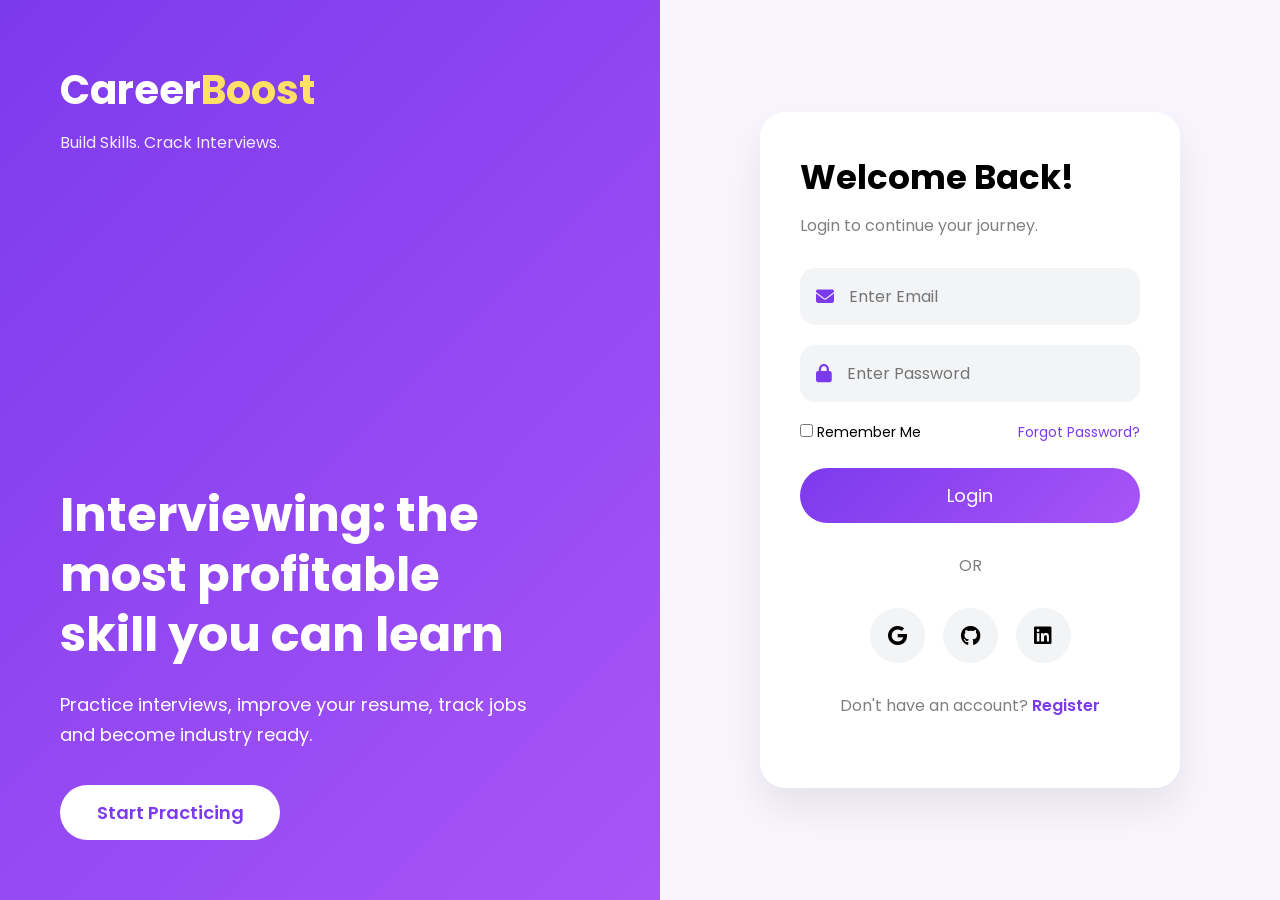
<file: frontend/index.html>
<!DOCTYPE html>
<html lang="en">

<head>
    <meta charset="UTF-8">
    <meta name="viewport" content="width=device-width, initial-scale=1.0">
    <title>CareerBoost - Login</title>

    <link rel="stylesheet" href="css/style.css">

    <!-- Google Font -->
    <link href="https://fonts.googleapis.com/css2?family=Poppins:wght@300;400;500;600;700&display=swap" rel="stylesheet">

    <!-- Font Awesome -->
    <link rel="stylesheet"
        href="https://cdnjs.cloudflare.com/ajax/libs/font-awesome/6.5.2/css/all.min.css">
</head>

<body>

<div class="container">

    <!-- Left Side -->
    <div class="left">

        <div class="logo">
            <h1>Career<span>Boost</span></h1>
            <p>Build Skills. Crack Interviews.</p>
        </div>

        <div class="content">

            <h2>
                Interviewing: the <br>
                most profitable <br>
                skill you can learn
            </h2>

            <p>
                Practice interviews, improve your resume,
                track jobs and become industry ready.
            </p>

            <button class="learnBtn">
                Start Practicing
            </button>

        </div>

    </div>


    <!-- Right Side -->

    <div class="right">

        <div class="login-card">

            <h2>Welcome Back!</h2>

            <p>Login to continue your journey.</p>

            <form>

                <div class="input-box">

                    <i class="fa-solid fa-envelope"></i>

                    <input
                        type="email"
                        placeholder="Enter Email">

                </div>

                <div class="input-box">

                    <i class="fa-solid fa-lock"></i>

                    <input
                        type="password"
                        placeholder="Enter Password">

                </div>

                <div class="options">

                    <label>

                        <input type="checkbox">

                        Remember Me

                    </label>

                    <a href="#">Forgot Password?</a>

                </div>

                <button class="loginBtn">
                    Login
                </button>

            </form>

            <div class="divider">
                OR
            </div>

            <div class="social">

                <button>
                    <i class="fa-brands fa-google"></i>
                </button>

                <button>
                    <i class="fa-brands fa-github"></i>
                </button>

                <button>
                    <i class="fa-brands fa-linkedin"></i>
                </button>

            </div>

            <p class="register">

                Don't have an account?

                <a href="register.html">
                    Register
                </a>

            </p>

        </div>

    </div>

</div>



<script src="js/login.js"></script>

</body>
</html>
</file>
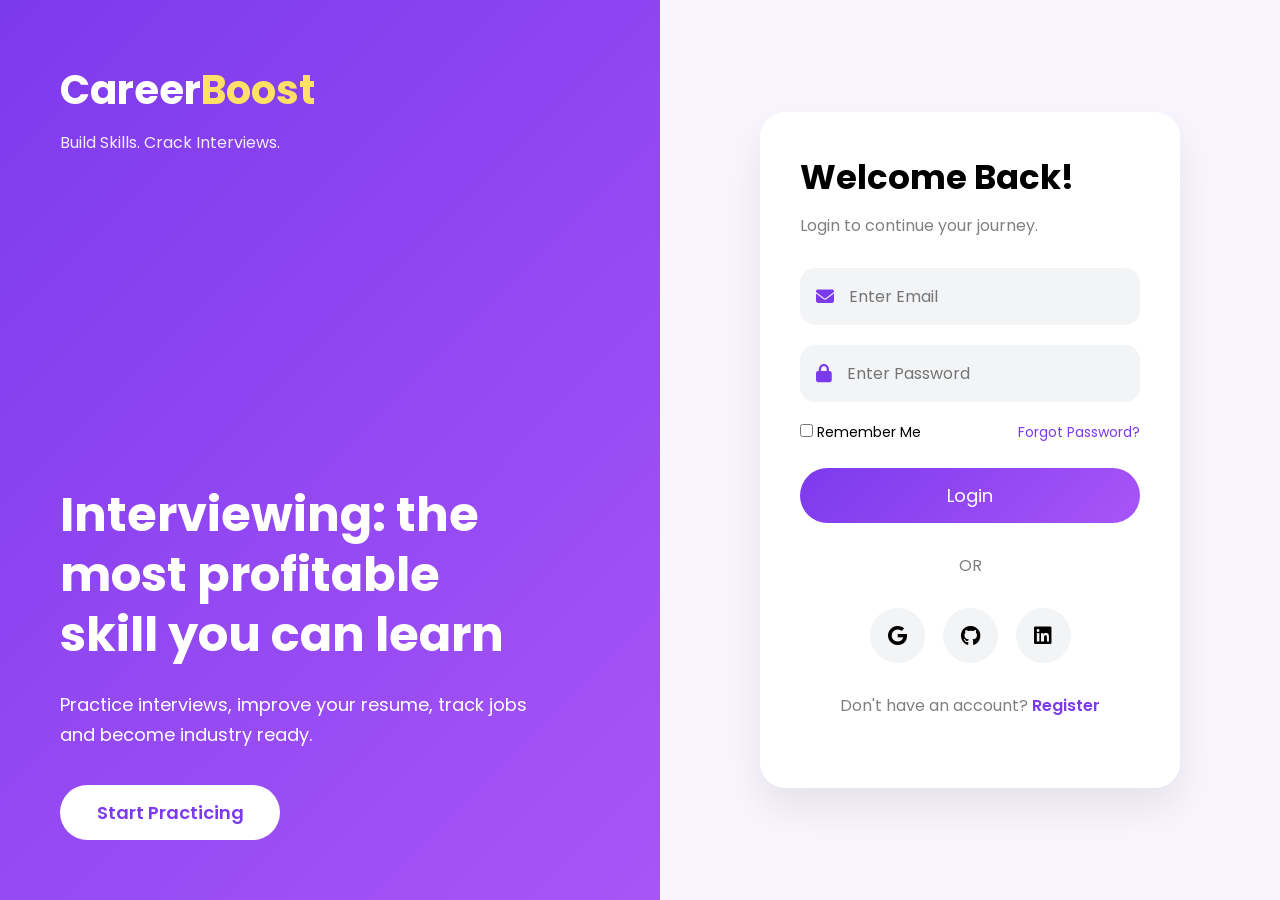
<file: frontend/dashboard.html>
<!DOCTYPE html>
<html lang="en">

<head>

    <meta charset="UTF-8">

    <meta name="viewport"
          content="width=device-width, initial-scale=1.0">

    <title>CareerBoost Dashboard</title>

    <link rel="stylesheet"
          href="css/dashboard.css">

    <link rel="stylesheet"
href="https://cdnjs.cloudflare.com/ajax/libs/font-awesome/6.7.2/css/all.min.css">

</head>

<body>

<div id="overlay"></div>

<div class="container">

    <!-- Sidebar -->

    <aside id="sidebar">

        <div>

            <div class="logo">

                <i class="fa-solid fa-rocket"></i>

                <span class="logo-text">

                    CareerBoost

                </span>

            </div>

            <ul>

                <li class="active"
                    onclick="goDashboard()">

                    <i class="fa-solid fa-house"></i>

                    <span>Dashboard</span>

                </li>


                <li onclick="openResume()">

                    <i class="fa-solid fa-file-lines"></i>

                    <span>Resume</span>

                </li>



                <li onclick="openJD()">

                    <i class="fa-solid fa-briefcase"></i>

                    <span>Job Matching</span>

                </li>



                <li onclick="openQuiz()">

                    <i class="fa-solid fa-book-open"></i>

                    <span>Quiz Assessment</span>

                </li>



                <li onclick="openInterview()">

                    <i class="fa-solid fa-user-tie"></i>

                    <span>Interview</span>

                </li>



                <li onclick="openProfile()">

                    <i class="fa-solid fa-user"></i>

                    <span>Profile</span>

                </li>

            </ul>

        </div>


        <button class="logout-btn"
                onclick="logout()">

            <i class="fa-solid fa-right-from-bracket"></i>

            <span>Logout</span>

        </button>

    </aside>



    <!-- Main Content -->

    <main id="mainContent">

        <!-- Header -->

        <header>

            <button id="menuBtn">

                <i class="fa-solid fa-bars"></i>

            </button>

            <h2>

                Dashboard

            </h2>

        </header>



        <!-- Welcome -->

        <section class="welcome">

            <h1>

                Welcome,

                <span id="userName">

                    User

                </span>

                👋

            </h1>

            <p>

                Continue your AI-powered career preparation.

            </p>

        </section>



        <!-- Cards -->

        <section class="dashboard-grid">



            <!-- Resume -->

            <div class="card">

                <div class="card-icon">

                    <i class="fa-solid fa-file-lines"></i>

                </div>

                <h2>

                    Resume Analysis

                </h2>

                <p>

                   Analyis your resume with AI.

                </p>

                <p id="resumeName"></p>

                <p id="uploadDate"></p>

                <button
                        onclick="openResume()">

                    Start Analysis 

                </button>
                
            </div>




            <!-- Profile -->

            <div class="card">

                <div class="card-icon">

                    <i class="fa-solid fa-user"></i>

                </div>

                <h2>

                    Profile

                </h2>

                <p id="email"></p>

                <button
                        onclick="openProfile()">

                    View Profile

                </button>

            </div>




            <!-- Job Matching -->

            <div class="card">

                <div class="card-icon">

                    <i class="fa-solid fa-briefcase"></i>

                </div>

                <h2>

                    Job Matching

                </h2>

                <p>

                    Match your resume with any Job Description.

                </p>

                <button
                        onclick="openJD()">

                    Start Matching

                </button>

            </div>




            <!-- Quiz -->

            <div class="card">

                <div class="card-icon">

                    <i class="fa-solid fa-book-open"></i>

                </div>

                <h2>

                    Quiz Assessment

                </h2>

                <p>

                    Test your technical skills.

                </p>

                <button
                        onclick="openQuiz()">

                    Start Quiz

                </button>

            </div>




            <!-- Interview -->

            <div class="card">

                <div class="card-icon">

                    <i class="fa-solid fa-user-tie"></i>

                </div>

                <h2>

                    AI Interview

                </h2>

                <p>

                    Practice AI-generated interview questions.

                </p>

                <button
                        onclick="openInterview()">

                    Practice Now

                </button>

            </div>

        </section>

    </main>

</div>

<script src="js/dashboard.js"></script>

</body>

</html>
</file>
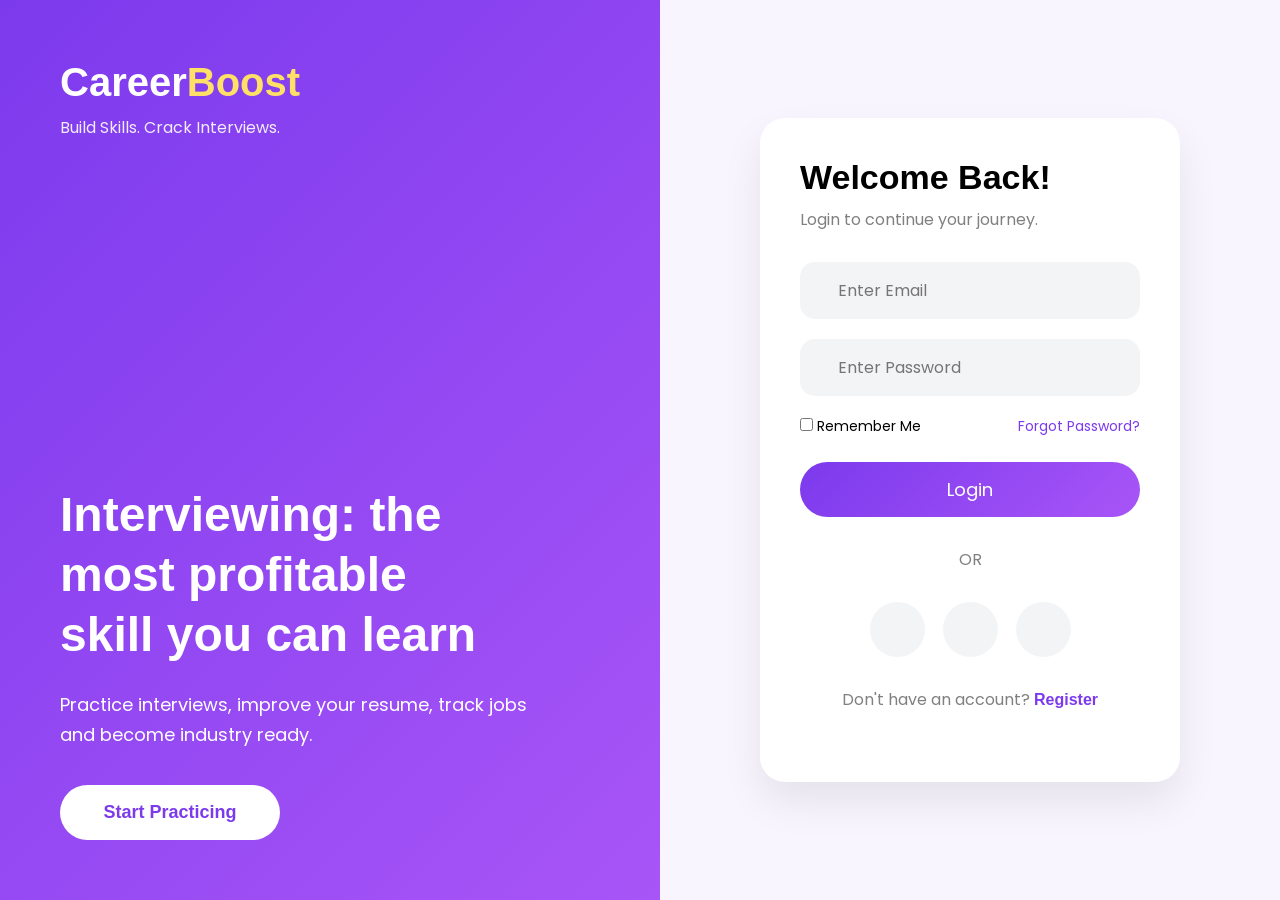
<file: frontend/edit-profile.html>
<!DOCTYPE html>
<html lang="en">

<head>

    <meta charset="UTF-8">

    <meta name="viewport"
          content="width=device-width, initial-scale=1.0">

    <title>Edit Profile | CareerBoost</title>

    <link rel="stylesheet" href="css/edit-profile.css">

    <link rel="stylesheet"
          href="https://cdnjs.cloudflare.com/ajax/libs/font-awesome/6.5.2/css/all.min.css">

</head>

<body>

<div class="container">

    <!-- Header -->

    <div class="header">

        <button class="back-btn"
                onclick="window.location.href='profile.html'">

            <i class="fa-solid fa-arrow-left"></i>

        </button>

        <h2>Edit Profile</h2>

    </div>

<div class="form-group">

    <label>Full Name</label>

    <input
            type="text"
            id="fullName"
            placeholder="Enter your full name">

</div>
    <!-- Form Card -->

    <div class="card">

        <div class="form-group">

            <label>Phone Number</label>

            <input
                    type="text"
                    id="phone"
                    placeholder="Enter phone number">

        </div>


        <div class="form-group">

            <label>Education</label>

            <input
                    type="text"
                    id="education"
                    placeholder="Ex. MCA">

        </div>


        <div class="form-group">

            <label>College</label>

            <input
                    type="text"
                    id="college"
                    placeholder="College Name">

        </div>


        <div class="form-group">

            <label>Target Role</label>

        
         <select id="targetRole">
            <option value="">Select Target Role</option>
            <option>Java Developer</option>
            <option>Java Full Stack Developer</option>
            <option>Backend Developer</option>
            <option>Frontend Developer</option>
            <option>Android Developer</option>
        </select>

        <div class="form-group">


<div class="form-group">

    <label>Skills</label>

    <div class="skill-input-box">

        <input
                type="text"
                id="skillInput"
                placeholder="Enter a skill (Example: Java)">

        <button
                type="button"
                class="add-skill-btn"
                onclick="addSkill()">

            Add

        </button>

    </div>

    <div id="skillsContainer">

        <!-- Skill Chips -->
    </div>

</div>





            <label>GitHub URL</label>

            <input
                    type="url"
                    id="githubUrl"
                    placeholder="https://github.com/username">

        </div>


        <div class="form-group">

            <label>LinkedIn URL</label>

            <input
                    type="url"
                    id="linkedinUrl"
                    placeholder="https://linkedin.com/in/username">

        </div>


        <div class="form-group">

            <label>Portfolio URL</label>

            <input
                    type="url"
                    id="portfolioUrl"
                    placeholder="https://portfolio.com">

        </div>


        <div class="form-group">

            <label>Professional Summary</label>

            <textarea
                    id="summary"
                    rows="5"
                    placeholder="Write something about yourself..."></textarea>

        </div>


       


        <button
                class="save-btn"
                onclick="saveProfile()">

            Save Profile

        </button>

    </div>

</div>

<script src="js/edit-profile.js"></script>

</body>

</html>
</file>
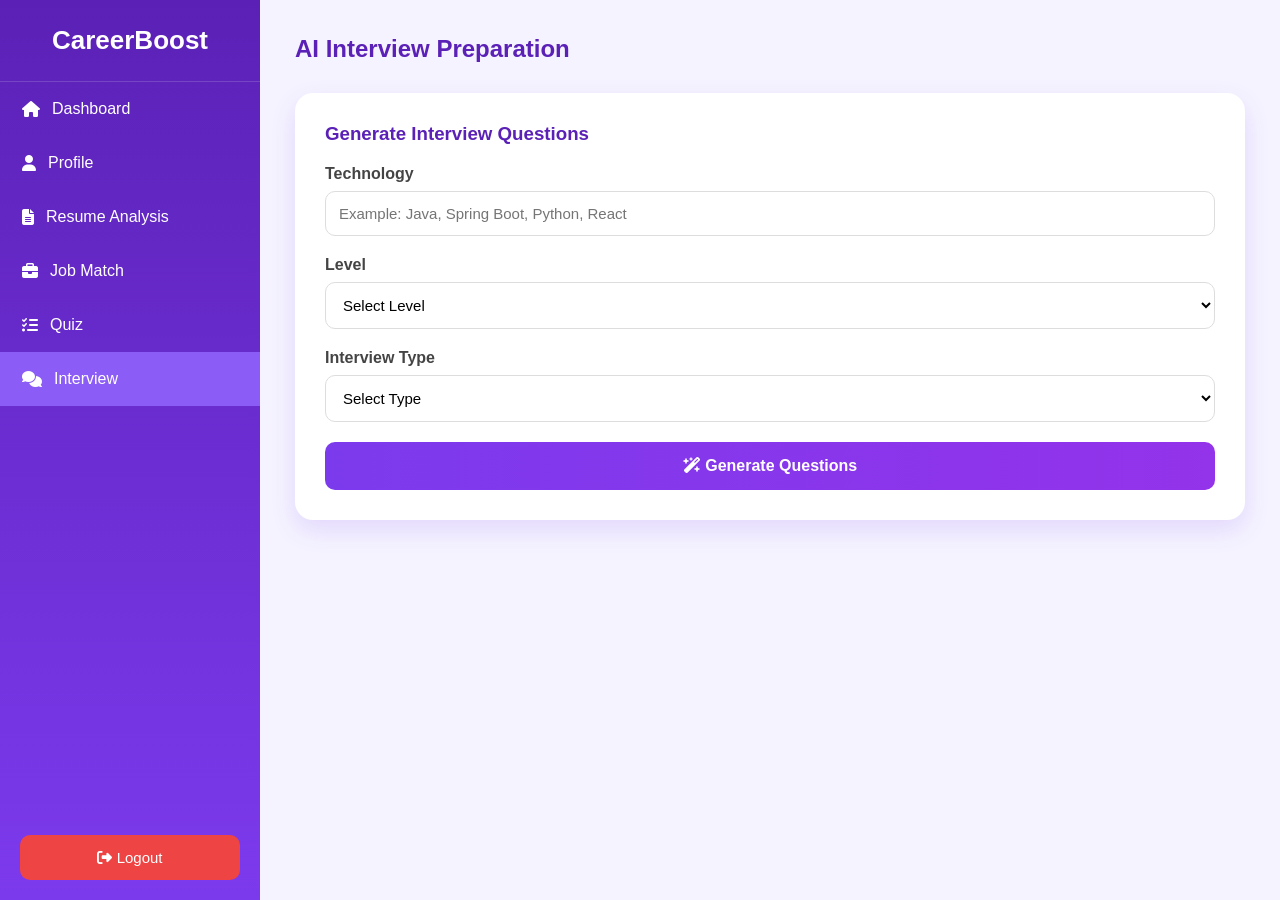
<file: frontend/interview.html>
<!DOCTYPE html>
<html lang="en">
<head>

    <meta charset="UTF-8">
    <meta name="viewport"
          content="width=device-width, initial-scale=1.0">

    <title>CareerBoost | AI Interview</title>

    <link rel="stylesheet" href="css/interview.css">

    <link rel="stylesheet"
          href="https://cdnjs.cloudflare.com/ajax/libs/font-awesome/6.5.2/css/all.min.css">

</head>

<body>

<div class="overlay" id="overlay"></div>

<!-- Sidebar -->

<div class="sidebar" id="sidebar">

    <div class="logo">
        CareerBoost
    </div>

    <ul>

        <li onclick="goDashboard()">
            <i class="fas fa-home"></i>
            Dashboard
        </li>

        <li onclick="goProfile()">
            <i class="fas fa-user"></i>
            Profile
        </li>

        <li onclick="goResume()">
            <i class="fas fa-file-alt"></i>
            Resume Analysis
        </li>

        <li onclick="goJD()">
            <i class="fas fa-briefcase"></i>
            Job Match
        </li>

        <li onclick="goQuiz()">
            <i class="fas fa-list-check"></i>
            Quiz
        </li>

        <li class="active">
            <i class="fas fa-comments"></i>
            Interview
        </li>

    </ul>

    <button class="logout-btn" onclick="logout()">
        <i class="fas fa-sign-out-alt"></i>
        Logout
    </button>

</div>

<!-- Main -->

<div class="main">

    <!-- Topbar -->

    <div class="topbar">

        <button class="menu-btn" id="menuBtn">

            <i class="fas fa-bars"></i>

        </button>

        <h2>AI Interview Preparation</h2>

    </div>

    <!-- Form -->

    <div class="form-card">

        <h3>Generate Interview Questions</h3>

        <div class="form-group">

            <div class="form-group">

    <label>Technology</label>

    <input
        type="text"
        id="technology"
        placeholder="Example: Java, Spring Boot, Python, React">

</div>

        </div>

        <div class="form-group">

            <label>Level</label>

            <select id="level">

                <option value="">Select Level</option>

                <option>Beginner</option>
                <option>Intermediate</option>
                <option>Advanced</option>

            </select>

        </div>

        <div class="form-group">

            <label>Interview Type</label>

            <select id="type">

                <option value="">Select Type</option>

                <option>Technical</option>
                <option>HR</option>
                <option>Mixed</option>

            </select>

        </div>

        <button
                class="generate-btn"
                onclick="generateQuestions()">

            <i class="fas fa-wand-magic-sparkles"></i>

            Generate Questions

        </button>

    </div>

    <!-- Loading -->

    <div
            class="loading"
            id="loading"
            style="display:none;">

        <i class="fas fa-spinner fa-spin"></i>

        Generating AI Questions...

    </div>

    <!-- Questions -->

    <div
            id="questionsContainer"
            class="questions-container">

        <!-- Dynamic Cards -->

    </div>

</div>

<script src="js/interview.js"></script>

</body>
</html>
</file>
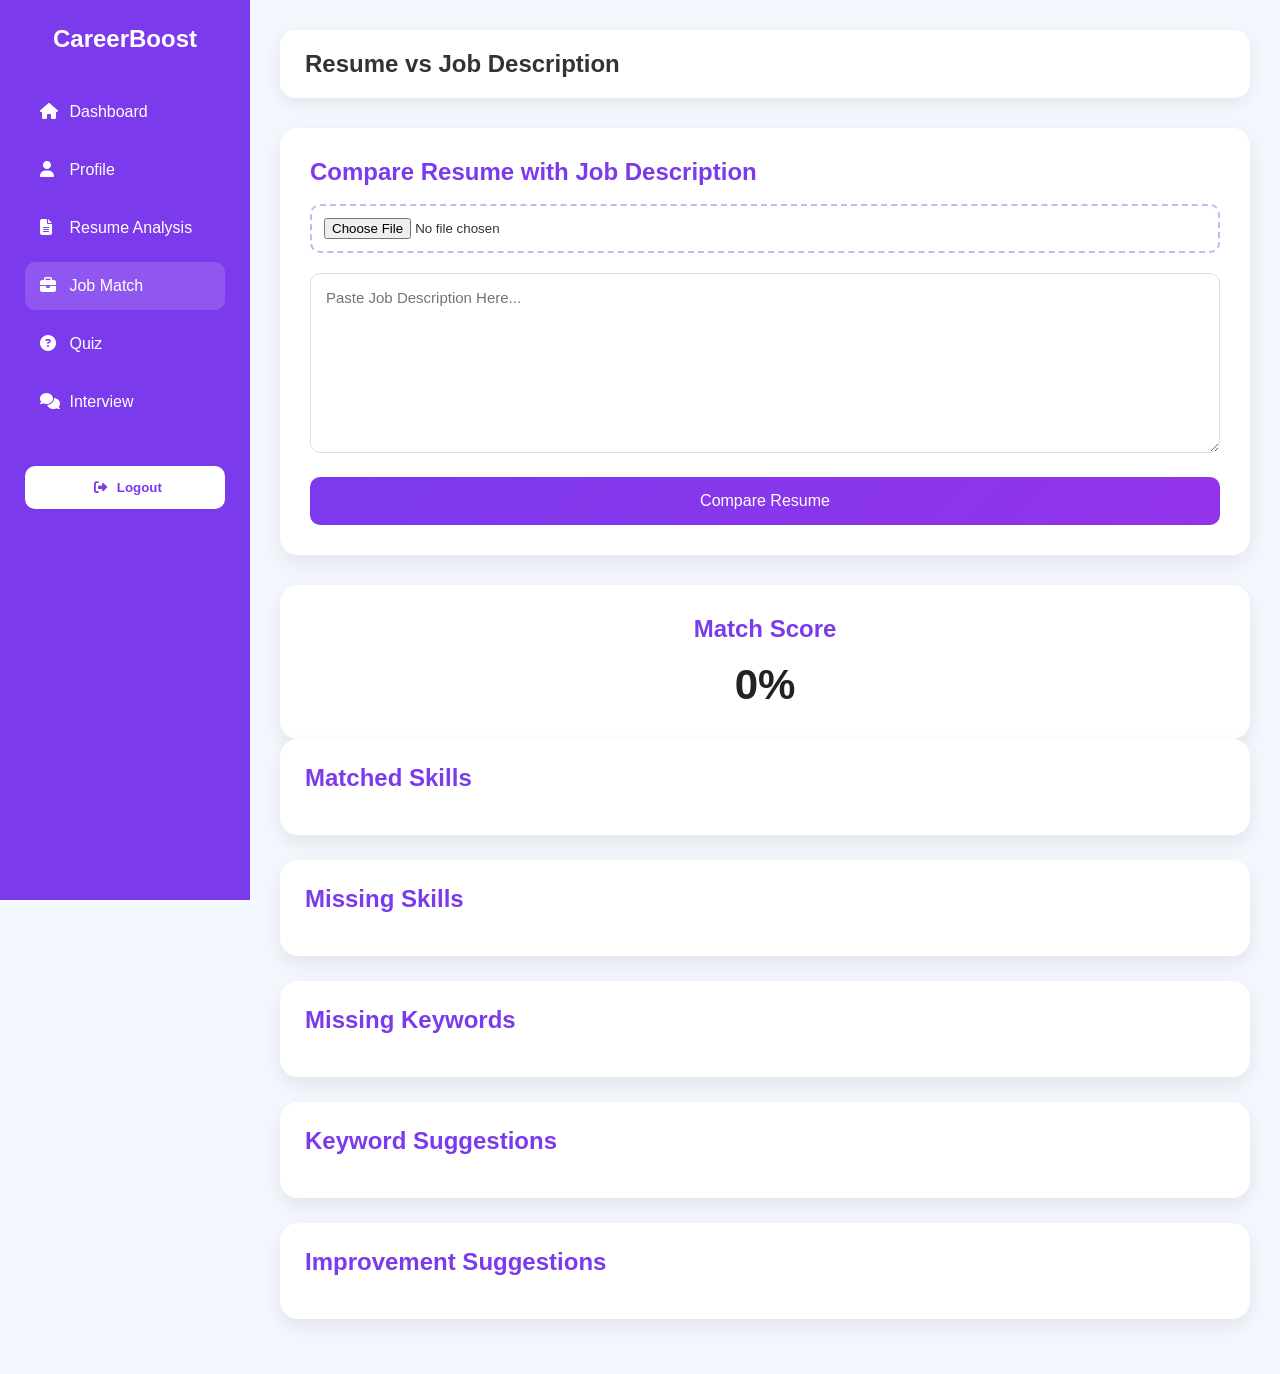
<file: frontend/job-description.html>
<!DOCTYPE html>
<html lang="en">

<head>

    <meta charset="UTF-8">

    <meta name="viewport"
          content="width=device-width, initial-scale=1.0">

    <title>CareerBoost | Job Match</title>

    <link rel="stylesheet" href="css/analysis.css">

    <link rel="stylesheet"
          href="https://cdnjs.cloudflare.com/ajax/libs/font-awesome/6.5.2/css/all.min.css">

</head>

<body>

<div class="overlay" id="overlay"></div>

<!-- Sidebar -->

<div class="sidebar" id="sidebar">

    <div class="logo">
        CareerBoost
    </div>

    <ul>

        <li onclick="goDashboard()">
            <i class="fas fa-home"></i>
            Dashboard
        </li>

        <li onclick="goProfile()">
            <i class="fas fa-user"></i>
            Profile
        </li>

        <li onclick="goResume()">
            <i class="fas fa-file-alt"></i>
            Resume Analysis
        </li>

        <li class="active">
            <i class="fas fa-briefcase"></i>
            Job Match
        </li>

        <li onclick="goQuiz()">
            <i class="fas fa-circle-question"></i>
            Quiz
        </li>

        <li onclick="goInterview()">
            <i class="fas fa-comments"></i>
            Interview
        </li>

    </ul>

    <button class="logout-btn"
            onclick="logout()">

        <i class="fas fa-right-from-bracket"></i>

        Logout

    </button>

</div>

<!-- Main -->

<div class="main">

    <div class="topbar">

        <button class="menu-btn" id="menuBtn">

            <i class="fas fa-bars"></i>

        </button>

        <h2>Resume vs Job Description</h2>

    </div>

    <!-- Upload Section -->

    <div class="upload-card">

        <h2>Compare Resume with Job Description</h2>

        <input
                type="file"
                id="jdResumeFile"
                accept=".pdf">

        <textarea
                id="jobDescription"
                rows="8"
                placeholder="Paste Job Description Here..."></textarea>

        <button id="compareBtn">

            Compare Resume

        </button>

    </div>

    <!-- Match Score -->

    <div class="score-card">

        <h2>Match Score</h2>

        <h1 id="matchScore">0%</h1>

    </div>
        <!-- Matched Skills -->

    <div class="card">

        <h2>Matched Skills</h2>

        <ul id="matchedSkillsList"></ul>

    </div>

    <!-- Missing Skills -->

    <div class="card">

        <h2>Missing Skills</h2>

        <ul id="jdMissingSkillsList"></ul>

    </div>

    <!-- Missing Keywords -->

    <div class="card">

        <h2>Missing Keywords</h2>

        <ul id="missingKeywordsList"></ul>

    </div>

    <!-- Keyword Suggestions -->

    <div class="card">

        <h2>Keyword Suggestions</h2>

        <ul id="keywordSuggestionsList"></ul>

    </div>

    <!-- Improvement Suggestions -->

    <div class="card">

        <h2>Improvement Suggestions</h2>

        <ul id="improvementSuggestionsList"></ul>

    </div>

</div>

<script src="js/analysis.js"></script>

</body>

</html>
</file>
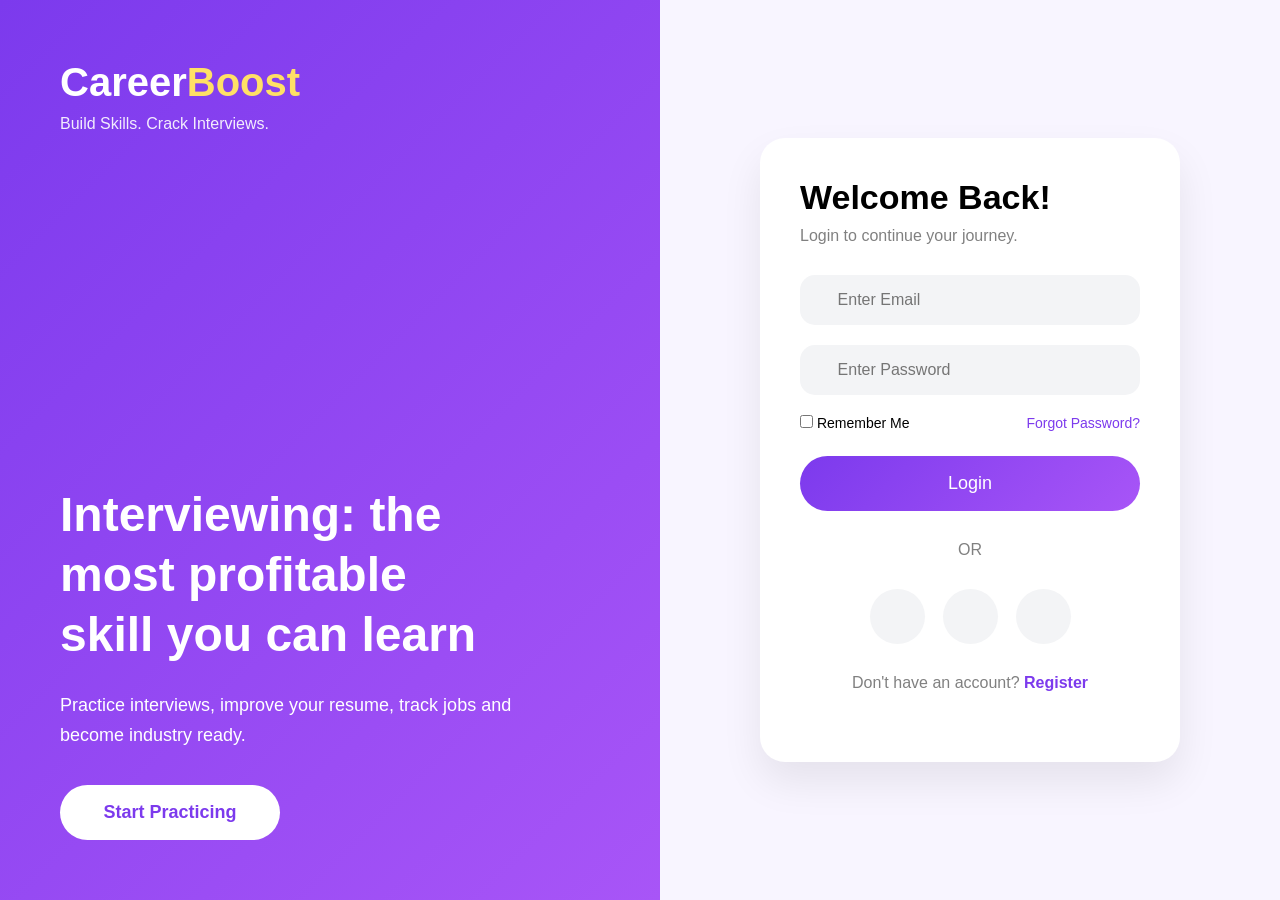
<file: frontend/profile.html>
<!DOCTYPE html>
<html lang="en">
<head>
    <meta charset="UTF-8">
    <meta name="viewport" content="width=device-width, initial-scale=1.0">
    <title>CareerBoost | Profile</title>

    <link rel="stylesheet" href="css/profile.css">

    <link rel="stylesheet"
          href="https://cdnjs.cloudflare.com/ajax/libs/font-awesome/6.5.2/css/all.min.css">
</head>
<body>

<div class="overlay" id="overlay"></div>

<!-- Sidebar -->
<div class="sidebar" id="sidebar">

    <div class="logo">
        CareerBoost
    </div>

    <ul>

        <li onclick="goDashboard()">
            <i class="fas fa-home"></i>
            Dashboard
        </li>

        <li class="active">
            <i class="fas fa-user"></i>
            Profile
        </li>

        <li onclick="goResume()">
            <i class="fas fa-file-alt"></i>
            Resume Analysis
        </li>

        <li onclick="goJD()">
            <i class="fas fa-briefcase"></i>
            Job Match
        </li>

        <li onclick="goQuiz()">
            <i class="fas fa-clipboard-list"></i>
            Quiz
        </li>

        <li onclick="goInterview()">
            <i class="fas fa-comments"></i>
            Interview
        </li>

    </ul>

    <button class="logout-btn" onclick="logout()">
        <i class="fas fa-sign-out-alt"></i>
        Logout
    </button>

</div>

<!-- Main -->
<div class="main" id="main">

    <!-- Topbar -->
    <div class="topbar">

        <button class="menu-btn" id="menuBtn">
            <i class="fas fa-bars"></i>
        </button>

        <h2>My Profile</h2>

    </div>

    <!-- Profile Header -->
    <div class="profile-header">

        <div class="avatar">
            <i class="fas fa-user-circle"></i>
        </div>

        <div>

            <h2 id="fullName">Loading...</h2>

            <p id="targetRole">
                Java Developer
            </p>

        </div>

    </div>

    <!-- Cards -->
    <div class="profile-grid">

        <!-- Personal Info -->
        <div class="card">

            <h3>Personal Information</h3>

            <p>
                <strong>Email :</strong>
                <span id="email"></span>
            </p>

            <p>
                <strong>Phone :</strong>
                <span id="phone"></span>
            </p>

            <p>
                <strong>Education :</strong>
                <span id="education"></span>
            </p>

            <p>
                <strong>College :</strong>
                <span id="college"></span>
            </p>

        </div>

        <!-- Career -->
        <div class="card">

            <h3>Career Goal</h3>

            <p id="roleText"></p>

            <button class="edit-btn" onclick="goEditProfile()">
             <i class="fas fa-pen"></i>
         Edit Profile
          </button>
        </div>

        <!-- Skills -->
        <div class="card">

            <h3>Skills</h3>

            <div id="skillsContainer">

            </div>

        </div>

        <!-- Links -->
        <div class="card">

            <h3>Professional Links</h3>

            <p>
                <strong>GitHub</strong>
            </p>

            <a id="github" target="_blank"></a>

            <p>
                <strong>LinkedIn</strong>
            </p>

            <a id="linkedin" target="_blank"></a>

            <p>
                <strong>Portfolio</strong>
            </p>

            <a id="portfolio" target="_blank"></a>

        </div>

        <!-- Summary -->
        <div class="card summary-card">

            <h3>Professional Summary</h3>

            <p id="summary">

            </p>

        </div>

    </div>

</div>

<script src="js/profile.js"></script>

</body>
</html>
</file>
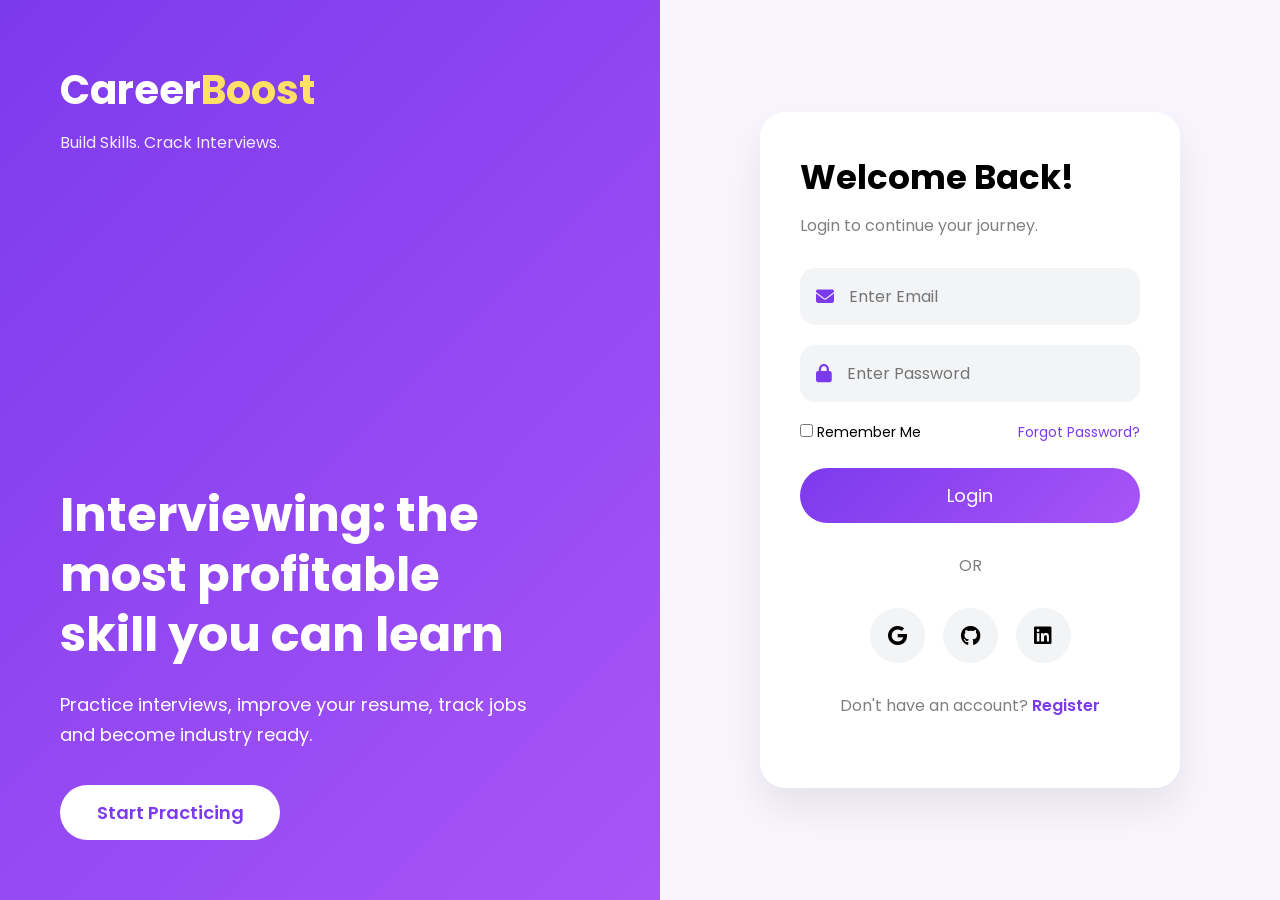
<file: frontend/quiz.html>
<!DOCTYPE html>
<html lang="en">

<head>

    <meta charset="UTF-8">
    <meta name="viewport" content="width=device-width, initial-scale=1.0">

    <title>CareerBoost | Quiz</title>

    <link rel="stylesheet" href="css/quiz.css">

    <link rel="stylesheet"
          href="https://cdnjs.cloudflare.com/ajax/libs/font-awesome/6.5.2/css/all.min.css">

</head>

<body>

<div class="overlay" id="overlay"></div>

<!-- Sidebar -->

<div class="sidebar" id="sidebar">

    <div class="logo">
        CareerBoost
    </div>

    <ul> 

        <li onclick="goDashboard()">
            <i class="fas fa-home"></i>
            Dashboard
        </li>

        <li onclick="goProfile()">
            <i class="fas fa-user"></i>
            Profile
        </li>

        <li onclick="goResume()">
            <i class="fas fa-file-alt"></i>
            Resume Analysis
        </li>

        <li onclick="goJD()">
            <i class="fas fa-briefcase"></i>
            Job Match
        </li>

        <li class="active">
            <i class="fas fa-circle-question"></i>
            Quiz
        </li>

        <li onclick="goInterview()">
            <i class="fas fa-comments"></i>
            Interview
        </li>

    </ul>

    <button class="logout-btn" onclick="logout()">
        <i class="fas fa-right-from-bracket"></i>
        Logout
    </button>

</div>

<!-- Main -->

<div class="main">

    <!-- Topbar -->

    <div class="topbar">

        <button class="menu-btn" id="menuBtn">
            <i class="fas fa-bars"></i>
        </button>

        <h2>Technical Quiz</h2>

    </div>

  
    <!-- Start Section -->
  

    <div class="quiz-card" id="startSection">

        <h2>Start Practice Quiz</h2>

        <p>
            Choose your technology and difficulty level.
        </p>

        <div class="form-group">

            <label>Technology</label>

            <input type="text"
                   id="technology"
                   placeholder="Java, Spring Boot, SQL">

        </div>

        <div class="form-group">

            <label>Difficulty</label>

            <select id="difficulty">

                <option value="">Select Difficulty</option>

                <option value="Easy">Easy</option>

                <option value="Medium">Medium</option>

                <option value="Hard">Hard</option>

            </select>

        </div>

        <button
                class="start-btn"
                onclick="startQuiz()">

            Start Quiz

        </button>

    </div>


  
    <!-- Quiz Section -->
  

    <div id="quizSection" style="display:none;">

        <div class="quiz-info">

            <div class="info-card">

                <h4>Technology</h4>

                <p id="technologyName"></p>

            </div>

            <div class="info-card">

                <h4>Difficulty</h4>

                <p id="difficultyName"></p>

            </div>

            <div class="info-card">

                <h4>Total Questions</h4>

                <p id="totalQuestions"></p>

            </div>

        </div>

        <div id="questionContainer">

            <!-- Question will load here -->

        </div>

    </div>


  
    <!-- Result Section -->
  

    <div class="result-card"
         id="resultSection"
         style="display:none;">

        <h2>Quiz Result</h2>

        <div class="result-grid">

            <div class="result-box">

                <h3>Score</h3>

                <p id="score">0</p>

            </div>

            <div class="result-box">

                <h3>Correct</h3>

                <p id="correct">0</p>

            </div>

            <div class="result-box">

                <h3>Wrong</h3>

                <p id="wrong">0</p>

            </div>

            <div class="result-box">

                <h3>Percentage</h3>

                <p id="percentage">0%</p>

            </div>

        </div>

        <div class="message-box">

            <h3>Performance</h3>

            <p id="message"></p>

        </div>

        <button
                class="restart-btn"
                onclick="restartQuiz()">

            Take Another Quiz

        </button>

    </div>

</div>

<script src="js/quiz.js"></script>

</body>

</html>
</file>
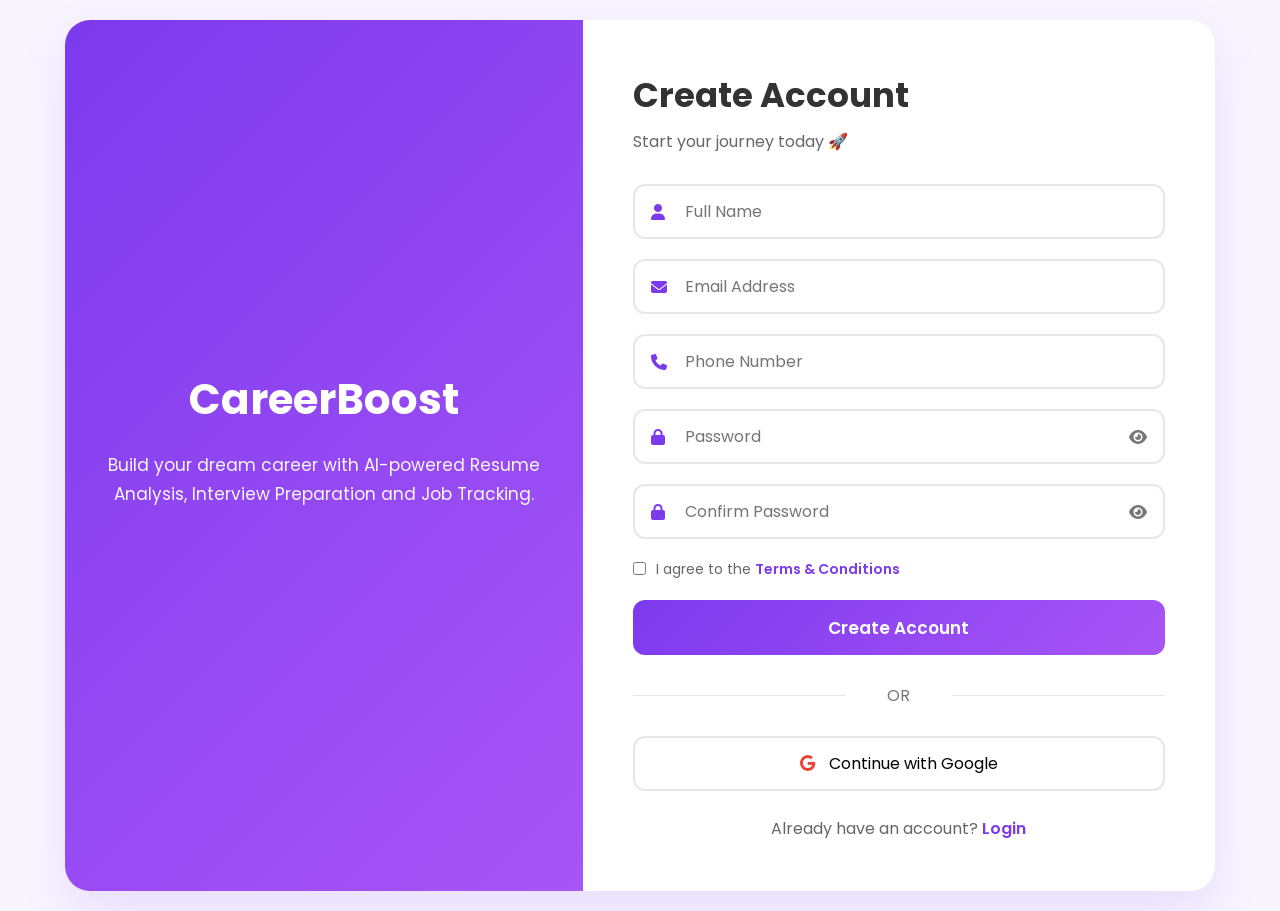
<file: frontend/register.html>
<!DOCTYPE html>
<html lang="en">

<head>

    <meta charset="UTF-8">

    <meta name="viewport" content="width=device-width, initial-scale=1.0">

    <title>Register | CareerBoost</title>

    <link rel="stylesheet" href="css/register.css">

    <link href="https://fonts.googleapis.com/css2?family=Poppins:wght@300;400;500;600;700&display=swap" rel="stylesheet">

    <link rel="stylesheet"
        href="https://cdnjs.cloudflare.com/ajax/libs/font-awesome/6.7.2/css/all.min.css">

</head>

<body>

<div class="container">

    <!-- Left Side -->

    <div class="left-panel">

        <h1>CareerBoost</h1>

        <p>
            Build your dream career with AI-powered Resume Analysis,
            Interview Preparation and Job Tracking.
        </p>


    </div>

    <!-- Right Side -->

    <div class="right-panel">

        <form id="registerForm">

            <h2>Create Account</h2>

            <p class="subtitle">
                Start your journey today 🚀
            </p>

            <!-- Full Name -->

            <div class="input-box">

                <i class="fa-solid fa-user"></i>

                <input
                    type="text"
                    id="fullName"
                    placeholder="Full Name"
                    required>

            </div>

            <!-- Email -->

            <div class="input-box">

                <i class="fa-solid fa-envelope"></i>

                <input
                    type="email"
                    id="email"
                    placeholder="Email Address"
                    required>

            </div>

            <!-- Phone -->

            <div class="input-box">

                <i class="fa-solid fa-phone"></i>

                <input
                    type="tel"
                    id="phone"
                    placeholder="Phone Number"
                    maxlength="10"
                    required>

            </div>

            <!-- Password -->

            <div class="input-box password-box">

                <i class="fa-solid fa-lock"></i>

                <input
                    type="password"
                    id="password"
                    placeholder="Password"
                    required>

                <i class="fa-solid fa-eye togglePassword"
                   id="togglePassword"></i>

            </div>

            <!-- Confirm Password -->

            <div class="input-box password-box">

                <i class="fa-solid fa-lock"></i>

                <input
                    type="password"
                    id="confirmPassword"
                    placeholder="Confirm Password"
                    required>

                <i class="fa-solid fa-eye togglePassword"
                   id="toggleConfirmPassword"></i>

            </div>

            <!-- Terms -->

            <div class="terms">

                <input
                    type="checkbox"
                    id="terms"
                    required>

                <label for="terms">

                    I agree to the
                    <a href="#">Terms & Conditions</a>

                </label>

            </div>

            <!-- Register Button -->

            <button
                type="submit"
                class="register-btn">

                Create Account

            </button>

            <!-- Divider -->

            <div class="divider">

                <span>OR</span>

            </div>

            <!-- Google -->

            <button
                type="button"
                class="google-btn">

                <i class="fa-brands fa-google"></i>

                Continue with Google

            </button>

            <!-- Login -->

            <div class="login-link">

                Already have an account?

                <a href="index.html">

                    Login

                </a>

            </div>

        </form>

    </div>

</div>

<script src="js/register.js"></script>

</body>

</html>
</file>
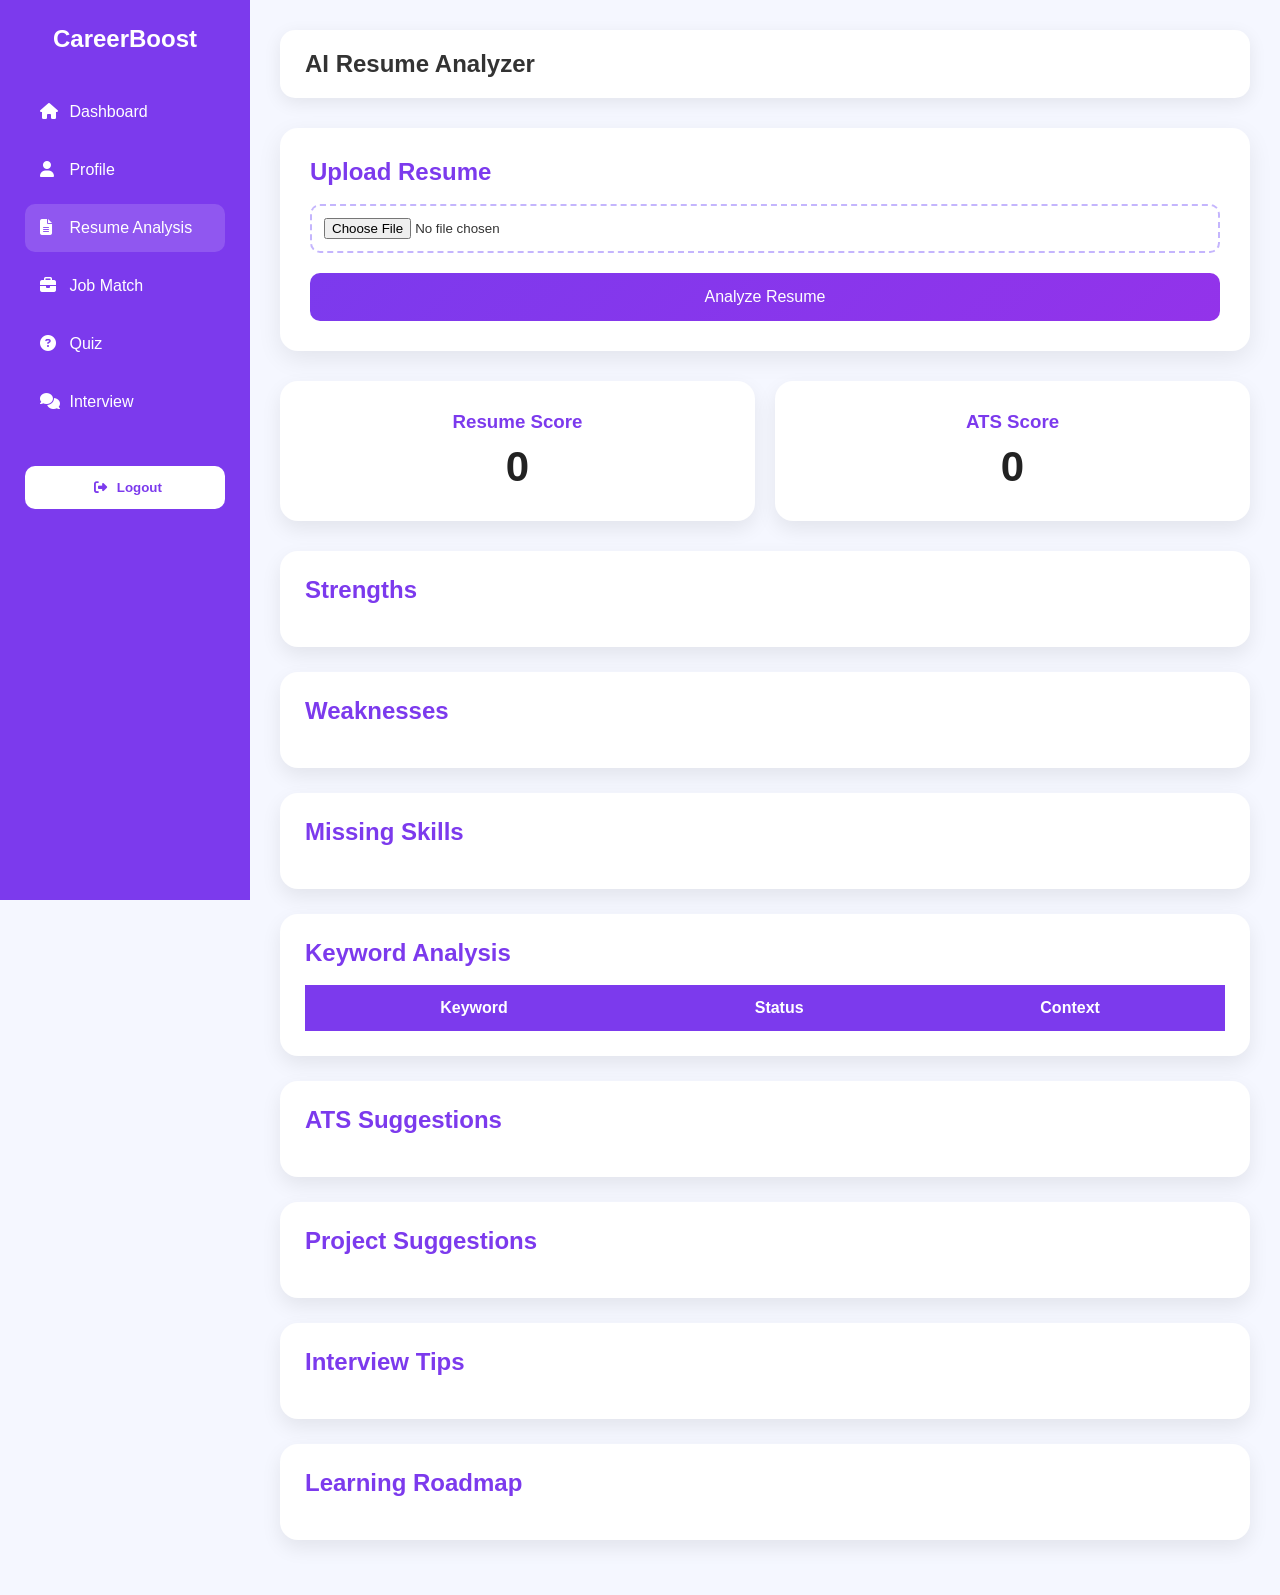
<file: frontend/resume.html>
<!DOCTYPE html>
<html lang="en">
<head>

    <meta charset="UTF-8">
    <meta name="viewport"
          content="width=device-width, initial-scale=1.0">

    <title>CareerBoost | Resume Analyzer</title>

    <link rel="stylesheet" href="css/analysis.css">

    <link rel="stylesheet"
          href="https://cdnjs.cloudflare.com/ajax/libs/font-awesome/6.5.2/css/all.min.css">

</head>

<body>

<div class="overlay" id="overlay"></div>

<!-- Sidebar -->

<div class="sidebar" id="sidebar">

    <div class="logo">
        CareerBoost
    </div>

    <ul>

        <li onclick="goDashboard()">
            <i class="fas fa-home"></i>
            Dashboard
        </li>

        <li onclick="goProfile()">
            <i class="fas fa-user"></i>
            Profile
        </li>

        <li class="active">
            <i class="fas fa-file-alt"></i>
            Resume Analysis
        </li>

        <li onclick="goJD()">
            <i class="fas fa-briefcase"></i>
            Job Match
        </li>

        <li onclick="goQuiz()">
            <i class="fas fa-circle-question"></i>
            Quiz
        </li>

        <li onclick="goInterview()">
            <i class="fas fa-comments"></i>
            Interview
        </li>

    </ul>

    <button class="logout-btn" onclick="logout()">

        <i class="fas fa-right-from-bracket"></i>

        Logout

    </button>

</div>

<!-- Main -->

<div class="main">

    <div class="topbar">

        <button class="menu-btn" id="menuBtn">

            <i class="fas fa-bars"></i>

        </button>

        <h2>AI Resume Analyzer</h2>

    </div>

    <!-- Upload Resume -->

    <div class="upload-card">

        <h2>Upload Resume</h2>

        <input
                type="file"
                id="resumeFile"
                accept=".pdf">

        <button id="analyzeBtn">

            Analyze Resume

        </button>

    </div>

    <!-- Score -->

    <div class="score-section">

        <div class="score-card">

            <h3>Resume Score</h3>

            <h1 id="resumeScore">0</h1>

        </div>

        <div class="score-card">

            <h3>ATS Score</h3>

            <h1 id="atsScore">0</h1>

        </div>

    </div>

    <!-- Strength -->

    <div class="card">

        <h2>Strengths</h2>

        <ul id="strengthsList"></ul>

    </div>

    <!-- Weakness -->

    <div class="card">

        <h2>Weaknesses</h2>

        <ul id="weaknessesList"></ul>

    </div>

    <!-- Missing Skills -->

    <div class="card">

        <h2>Missing Skills</h2>

        <ul id="missingSkillsList"></ul>

    </div>

    

    <!-- Keyword Analysis -->

    <div class="card">

        <h2>Keyword Analysis</h2>

        <table>

            <thead>

            <tr>

                <th>Keyword</th>

                <th>Status</th>

                <th>Context</th>

            </tr>

            </thead>

            <tbody id="keywordTable">

            </tbody>

        </table>

    </div>
        <!-- ATS Suggestions -->

    <div class="card">

        <h2>ATS Suggestions</h2>

        <ul id="atsSuggestionsList"></ul>

    </div>

    <!-- Project Suggestions -->

    <div class="card">

        <h2>Project Suggestions</h2>

        <ul id="projectSuggestionsList"></ul>

    </div>

    <!-- Interview Tips -->

    <div class="card">

        <h2>Interview Tips</h2>

        <ul id="interviewTipsList"></ul>

    </div>

    <!-- Learning Roadmap -->

    <div class="card">

        <h2>Learning Roadmap</h2>

        <ul id="roadmapList"></ul>

    </div>

</div>

<script src="js/analysis.js"></script>

</body>

</html>
</file>
<file: frontend/css/style.css>
* {
    margin: 0;
    padding: 0;
    box-sizing: border-box;
    font-family: "Poppins", sans-serif;
}

body {
    background: #F8F5FF;
}

/* 
   Main Container
*/

.container {
    width: 100%;
    min-height: 100vh;
    display: flex;
}


.left {
    flex: 1;
    background: linear-gradient(135deg, #7C3AED, #A855F7);
    color: white;
    padding: 60px;
    display: flex;
    flex-direction: column;
    justify-content: space-between;
}

.logo h1 {
    font-size: 40px;
    font-weight: 700;
}

.logo span {
    color: #FFE066;
}

.logo p {
    margin-top: 10px;
    font-size: 16px;
    opacity: .9;
}

.content {
    max-width: 500px;
}

.content h2 {
    font-size: 48px;
    line-height: 60px;
    margin-bottom: 25px;
}

.content p {
    font-size: 18px;
    line-height: 30px;
    margin-bottom: 35px;
}

.learnBtn {
    width: 220px;
    height: 55px;
    border: none;
    border-radius: 40px;
    background: white;
    color: #7C3AED;
    font-size: 18px;
    font-weight: 600;
    cursor: pointer;
    transition: .3s;
}

.learnBtn:hover {
    transform: translateY(-5px);
    box-shadow: 0 10px 25px rgba(0,0,0,.2);
}



.right {
    flex: 1;
    display: flex;
    justify-content: center;
    align-items: center;
    padding: 40px;
}

.login-card {
    width: 420px;
    background: white;
    padding: 40px;
    border-radius: 25px;
    box-shadow: 0 20px 40px rgba(0,0,0,.08);
}

.login-card h2 {
    font-size: 34px;
    margin-bottom: 10px;
}

.login-card p {
    color: gray;
    margin-bottom: 30px;
}

.input-box {
    display: flex;
    align-items: center;
    background: #F3F4F6;
    border-radius: 15px;
    padding: 16px;
    margin-bottom: 20px;
}

.input-box i {
    color: #7C3AED;
    margin-right: 15px;
    font-size: 18px;
}

.input-box input {
    width: 100%;
    border: none;
    background: transparent;
    outline: none;
    font-size: 16px;
}

.options {
    display: flex;
    justify-content: space-between;
    margin-bottom: 25px;
    font-size: 14px;
}

.options a {
    color: #7C3AED;
    text-decoration: none;
}

.loginBtn {
    width: 100%;
    height: 55px;
    border: none;
    border-radius: 40px;
    background: linear-gradient(135deg, #7C3AED, #A855F7);
    color: white;
    font-size: 18px;
    cursor: pointer;
    transition: .3s;
}

.loginBtn:hover {
    transform: translateY(-3px);
    box-shadow: 0 10px 20px rgba(124,58,237,.3);
}

.divider {
    text-align: center;
    color: gray;
    margin: 30px 0;
}

.social {
    display: flex;
    justify-content: center;
    gap: 18px;
}

.social button {
    width: 55px;
    height: 55px;
    border-radius: 50%;
    border: none;
    background: #F3F4F6;
    cursor: pointer;
    font-size: 20px;
    transition: .3s;
}

.social button:hover {
    background: #7C3AED;
    color: white;
}

.register {
    margin-top: 30px;
    text-align: center;
}

.register a {
    color: #7C3AED;
    text-decoration: none;
    font-weight: 600;
}

/* 
   Tablet
*/

@media (max-width: 992px) {

    .container {
        flex-direction: column;
    }

    .left {
        padding: 40px;
        text-align: center;
        align-items: center;
    }

    .content {
        margin-top: 40px;
    }

    .content h2 {
        font-size: 38px;
        line-height: 48px;
    }

    .learnBtn {
        width: 250px;
    }

    .right {
        padding: 30px;
    }

}

/* 
   Mobile
*/

@media (max-width: 576px) {

    .left {
        padding: 30px 20px;
    }

    .logo h1 {
        font-size: 32px;
    }

    .logo p {
        font-size: 14px;
    }

    .content h2 {
        font-size: 28px;
        line-height: 38px;
    }

    .content p {
        font-size: 15px;
        line-height: 24px;
    }

    .learnBtn {
        width: 100%;
        height: 50px;
        font-size: 16px;
    }

    .right {
        padding: 20px;
    }

    .login-card {
        width: 100%;
        padding: 25px;
        border-radius: 20px;
    }

    .login-card h2 {
        font-size: 28px;
    }

    .input-box {
        padding: 14px;
    }

    .options {
        flex-direction: column;
        gap: 12px;
        align-items: flex-start;
    }

    .social {
        gap: 12px;
    }

    .social button {
        width: 50px;
        height: 50px;
    }

}
</file>
<file: frontend/css/dashboard.css>
:root{
    --primary:#7C3AED;
    --secondary:#A855F7;
    --background:#F8F5FF;
    --card:#FFFFFF;
    --text:#1F2937;
    --subtext:#6B7280;
    --shadow:0 10px 25px rgba(124,58,237,.12);
}

*{
    margin:0;
    padding:0;
    box-sizing:border-box;
}

body{
    font-family:'Segoe UI',sans-serif;
    background:var(--background);
    color:var(--text);
}

/* Overlay */

#overlay{
    position:fixed;
    inset:0;
    background:rgba(0,0,0,.4);
    display:none;
    z-index:998;
}

#overlay.active{
    display:block;
}

/* Layout */

.container{
    display:flex;
}

/* Sidebar */

#sidebar{

    position:fixed;

    top:0;
    left:0;

    width:260px;
    height:100vh;

    background:var(--primary);

    color:white;

    padding:25px 18px;

    display:flex;
    flex-direction:column;
    justify-content:space-between;

    transition:.35s;

    z-index:999;
}

#sidebar.collapsed{

    width:85px;

}

.logo{

    font-size:24px;
    font-weight:bold;
    margin-bottom:40px;

}

.logo i{

    margin-right:10px;

}

.logo-text{

    transition:.3s;

}

#sidebar.collapsed .logo-text{

    display:none;

}

#sidebar ul{

    list-style:none;

}

#sidebar li{

    display:flex;

    align-items:center;

    gap:15px;

    padding:15px;

    border-radius:12px;

    margin-bottom:12px;

    cursor:pointer;

    transition:.3s;

}

#sidebar li:hover{

    background:rgba(255,255,255,.15);

}

#sidebar li.active{

    background:white;

    color:var(--primary);

}

#sidebar.collapsed li span{

    display:none;

}

.logout-btn{

    border:none;

    background:#EF4444;

    color:white;

    padding:14px;

    border-radius:12px;

    cursor:pointer;

    font-size:15px;

    transition:.3s;

}

.logout-btn:hover{

    background:#fffbfb;

}

#sidebar.collapsed .logout-btn span{

    display:none;

}

/* Main */

#mainContent{

    margin-left:260px;

    width:calc(100% - 260px);

    transition:.35s;

    padding:30px;

}

#mainContent.expand{

    margin-left:85px;

    width:calc(100% - 85px);

}

/* Header */

header{

    display:flex;

    align-items:center;

    gap:20px;

    margin-bottom:25px;

}

#menuBtn{

    width:45px;

    height:45px;

    border:none;

    border-radius:12px;

    background:white;

    box-shadow:var(--shadow);

    cursor:pointer;

    font-size:18px;

}

/* Welcome */

.welcome{

    background:linear-gradient(135deg,#7C3AED,#A855F7);

    color:white;

    padding:30px;

    border-radius:20px;

    margin-bottom:30px;

}

.welcome h1{

    margin-bottom:10px;

}

.welcome p{

    opacity:.95;

}

/* Cards */

.dashboard-grid{

    display:grid;

    grid-template-columns:repeat(auto-fit,minmax(280px,1fr));

    gap:25px;

}

.card{

    background:var(--card);

    border-radius:20px;

    padding:25px;

    box-shadow:var(--shadow);

    transition:.3s;

}

.card:hover{

    transform:translateY(-8px);

}

.card-icon{

    width:60px;

    height:60px;

    border-radius:15px;

    background:#EFE7FF;

    display:flex;

    align-items:center;

    justify-content:center;

    margin-bottom:18px;

}

.card-icon i{

    color:var(--primary);

    font-size:26px;

}

.card h2{

    margin-bottom:15px;

}

.card p{

    color:var(--subtext);

    margin:8px 0;

    line-height:1.6;

}

.card button{

    width:100%;

    margin-top:18px;

    padding:12px;

    border:none;

    border-radius:10px;

    background:var(--primary);

    color:white;

    cursor:pointer;

    font-size:15px;

    transition:.3s;

}

.card button:hover{

    background:var(--secondary);

}

/* Tablet */

@media(max-width:900px){

#sidebar{

left:-260px;

}

#sidebar.show{

left:0;

}

#mainContent{

margin-left:0;

width:100%;

}

}

/* Mobile */

@media(max-width:600px){

#mainContent{

padding:20px;

}

.dashboard-grid{

grid-template-columns:1fr;

}

.welcome{

padding:22px;

}

.welcome h1{

font-size:24px;

}

header h2{

font-size:22px;

}

}
</file>
<file: frontend/css/edit-profile.css>
/* ===========================
   Google Font
=========================== */
@import url('https://fonts.googleapis.com/css2?family=Poppins:wght@300;400;500;600;700&display=swap');

*{
    margin:0;
    padding:0;
    box-sizing:border-box;
    font-family:'Poppins',sans-serif;
}

body{
    background:#F8F5FF;
    color:#1F2937;
}

/* ===========================
   Container
=========================== */

.container{
    max-width:900px;
    margin:40px auto;
    padding:20px;
}

/* ===========================
   Header
=========================== */

.header{
    display:flex;
    align-items:center;
    gap:15px;
    margin-bottom:25px;
}

.header h2{
    font-size:30px;
    font-weight:600;
    color:#7C3AED;
}

.back-btn{
    width:45px;
    height:45px;
    border:none;
    border-radius:12px;
    background:#7C3AED;
    color:#fff;
    cursor:pointer;
    font-size:18px;
    transition:.3s;
}

.back-btn:hover{
    background:#A855F7;
}

/* ===========================
   Card
=========================== */

.card{
    background:#fff;
    border-radius:20px;
    padding:35px;
    box-shadow:0 10px 25px rgba(0,0,0,.08);
}

/* ===========================
   Form
=========================== */

.form-group{
    margin-bottom:22px;
}

.form-group label{
    display:block;
    margin-bottom:8px;
    font-weight:600;
    color:#1F2937;
}

.form-group input,
.form-group select,
.form-group textarea{

    width:100%;
    padding:14px 16px;

    border:1px solid #ddd;
    border-radius:12px;

    font-size:15px;

    outline:none;

    transition:.3s;
}

.form-group textarea{
    resize:vertical;
    min-height:130px;
}

.form-group input:focus,
.form-group select:focus,
.form-group textarea:focus{

    border-color:#7C3AED;
    box-shadow:0 0 0 3px rgba(124,58,237,.15);

}

/* ===========================
   Skills
=========================== */

/* ===========================
   Skill Input
=========================== */

.skill-input-box{

    display:flex;
    gap:10px;
    margin-bottom:15px;

}

.skill-input-box input{

    flex:1;

}

.add-skill-btn{

    background:#7C3AED;
    color:white;

    border:none;

    padding:0 20px;

    border-radius:12px;

    cursor:pointer;

    transition:.3s;

}

.add-skill-btn:hover{

    background:#A855F7;

}


/* ===========================
   Skills Container
=========================== */

#skillsContainer{

    display:flex;
    flex-wrap:wrap;
    gap:12px;

}


/* Skill Chip */

.skill-chip{

    display:flex;
    align-items:center;
    gap:10px;

    background:#F3E8FF;

    color:#7C3AED;

    padding:10px 16px;

    border-radius:30px;

    font-size:14px;

    font-weight:500;

}


/* Remove Button */

.remove-skill{

    cursor:pointer;

    color:#EF4444;

    font-size:16px;

    font-weight:bold;

}

/* ===========================
   Responsive
=========================== */

@media(max-width:768px){

    .container{

        margin:20px auto;
        padding:15px;

    }

    .card{

        padding:22px;

    }

    .header h2{

        font-size:24px;

    }

    .save-btn{

        font-size:16px;

    }

}

@media(max-width:480px){

    .header{

        gap:10px;

    }

    .back-btn{

        width:40px;
        height:40px;

    }

    .header h2{

        font-size:22px;

    }

    .card{

        padding:18px;

    }

    .form-group input,
    .form-group select,
    .form-group textarea{

        font-size:14px;

    }

    .skill-chip{

        width:100%;
        justify-content:flex-start;

    }

}
</file>
<file: frontend/css/interview.css>
*{
    margin:0;
    padding:0;
    box-sizing:border-box;
    font-family:'Segoe UI',sans-serif;
}

body{
    background:#f5f3ff;
}

/* Overlay */

.overlay{
    position:fixed;
    top:0;
    left:0;
    width:100%;
    height:100%;
    background:rgba(0,0,0,.45);
    display:none;
    z-index:99;
}

.overlay.active{
    display:block;
}

/* Sidebar */

.sidebar{
    width:260px;
    height:100vh;
    position:fixed;
    top:0;
    left:0;
    background:linear-gradient(180deg,#5b21b6,#7c3aed);
    color:#fff;
    display:flex;
    flex-direction:column;
    transition:.3s;
    z-index:100;
}

.logo{
    text-align:center;
    font-size:26px;
    font-weight:bold;
    padding:25px;
    border-bottom:1px solid rgba(255,255,255,.15);
}

.sidebar ul{
    list-style:none;
    flex:1;
}

.sidebar ul li{
    padding:18px 22px;
    cursor:pointer;
    display:flex;
    align-items:center;
    gap:12px;
    transition:.3s;
}

.sidebar ul li:hover{
    background:rgba(255,255,255,.12);
}

.sidebar ul li.active{
    background:#8b5cf6;
}

.logout-btn{
    margin:20px;
    padding:14px;
    border:none;
    border-radius:10px;
    background:#ef4444;
    color:#fff;
    font-size:15px;
    cursor:pointer;
    transition:.3s;
}

.logout-btn:hover{
    background:#dc2626;
}

/* Main */

.main{
    margin-left:260px;
    padding:35px;
}

/* Topbar */

.topbar{
    display:flex;
    align-items:center;
    gap:15px;
    margin-bottom:30px;
}

.menu-btn{
    display:none;
    border:none;
    background:#7c3aed;
    color:#fff;
    padding:11px 15px;
    border-radius:8px;
    cursor:pointer;
}

.menu-btn:hover{
    background:#6d28d9;
}

.topbar h2{
    color:#5b21b6;
}

/* Form Card */

.form-card{
    background:#fff;
    padding:30px;
    border-radius:18px;
    box-shadow:0 10px 25px rgba(124,58,237,.15);
    margin-bottom:30px;
    transition:.3s;
}

.form-card:hover{
    transform:translateY(-4px);
}

.form-card h3{
    color:#5b21b6;
    margin-bottom:20px;
}

/* Form */

.form-group{
    margin-bottom:20px;
}

.form-group label{
    display:block;
    margin-bottom:8px;
    font-weight:600;
    color:#444;
}

.form-group input,
.form-group select{

    width:100%;
    padding:13px;
    border:1px solid #ddd;
    border-radius:10px;
    font-size:15px;
    outline:none;
    transition:.3s;
    background:#fff;

}

.form-group input:focus,
.form-group select:focus{

    border-color:#7c3aed;
    box-shadow:0 0 8px rgba(124,58,237,.25);

}

/* Button */

.generate-btn{

    width:100%;
    padding:15px;
    border:none;
    border-radius:10px;
    background:linear-gradient(90deg,#7c3aed,#9333ea);
    color:#fff;
    font-size:16px;
    font-weight:600;
    cursor:pointer;
    transition:.3s;

}

.generate-btn:hover{

    transform:translateY(-2px);
    box-shadow:0 10px 20px rgba(124,58,237,.35);

}

/* Loading */

.loading{

    text-align:center;
    color:#7c3aed;
    font-size:18px;
    margin:30px 0;

}

/* Questions */

.questions-container{

    display:grid;
    gap:25px;

}

.question-card{

    background:#fff;
    border-radius:18px;
    padding:25px;
    box-shadow:0 10px 25px rgba(124,58,237,.12);
    transition:.3s;

}

.question-card:hover{

    transform:translateY(-5px);

}

.question-card h3{

    color:#7c3aed;
    margin-bottom:15px;

}

.question{

    font-size:17px;
    line-height:1.7;
    color:#333;
    margin-bottom:18px;

}

.answer{

    display:none;
    margin-top:18px;
    background:#f3e8ff;
    border-left:5px solid #7c3aed;
    padding:18px;
    border-radius:10px;
    color:#4c1d95;
    line-height:1.7;

}

.show-btn{

    background:#8b5cf6;
    color:#fff;
    border:none;
    padding:10px 18px;
    border-radius:8px;
    cursor:pointer;
    transition:.3s;

}

.show-btn:hover{

    background:#7c3aed;

}

/* Empty State */

.no-data{

    background:#fff;
    padding:40px;
    border-radius:15px;
    text-align:center;
    color:#666;
    box-shadow:0 10px 25px rgba(124,58,237,.12);

}

/* Responsive */

@media(max-width:768px){

    .sidebar{

        left:-270px;

    }

    .sidebar.show{

        left:0;

    }

    .main{

        margin-left:0;
        padding:20px;

    }

    .menu-btn{

        display:block;

    }

    .topbar h2{

        font-size:24px;

    }

    .form-card,
    .question-card{

        padding:20px;

    }

}
</file>
<file: frontend/css/analysis.css>
*{
    margin:0;
    padding:0;
    box-sizing:border-box;
    font-family:"Poppins",sans-serif;
}

body{
    background:#f5f7ff;
    display:flex;
}

/* Overlay */

.overlay{
    position:fixed;
    inset:0;
    background:rgba(0,0,0,.4);
    display:none;
    z-index:998;
}

.overlay.active{
    display:block;
}

/* Sidebar */

.sidebar{
    width:250px;
    background:#7C3AED;
    color:#fff;
    position:fixed;
    left:0;
    top:0;
    height:100vh;
    padding:25px;
    z-index:999;
}

.logo{
    font-size:24px;
    font-weight:700;
    text-align:center;
    margin-bottom:35px;
}

.sidebar ul{
    list-style:none;
}

.sidebar li{
    padding:15px;
    border-radius:10px;
    cursor:pointer;
    margin-bottom:10px;
    transition:.3s;
}

.sidebar li:hover,
.sidebar .active{
    background:rgba(255,255,255,.15);
}

.sidebar i{
    width:25px;
}

.logout-btn{
    width:100%;
    margin-top:30px;
    padding:14px;
    border:none;
    border-radius:10px;
    background:#fff;
    color:#7C3AED;
    cursor:pointer;
    font-weight:600;
}

/* Main */

.main{
    flex:1;
    margin-left:250px;
    padding:30px;
}

/* Topbar */

.topbar{
    background:#fff;
    padding:20px 25px;
    border-radius:15px;
    display:flex;
    align-items:center;
    gap:20px;
    box-shadow:0 5px 18px rgba(0,0,0,.08);
    margin-bottom:30px;
}

.topbar h2{
    margin:0;
    color:#333;
}

.menu-btn{
    display:none;
    border:none;
    background:none;
    font-size:22px;
    cursor:pointer;
}


*{
    margin:0;
    padding:0;
    box-sizing:border-box;
    font-family:"Poppins",sans-serif;
}

body{
    background:#f5f7ff;
    color:#333;
}

.container{
    width:90%;
    max-width:1100px;
    margin:40px auto;
}

h1{
    text-align:center;
    color:#7C3AED;
    margin-bottom:30px;
}

h2{
    color:#7C3AED;
    margin-bottom:18px;
}

/* Upload Card */

.upload-card{
    background:#fff;
    padding:30px;
    border-radius:18px;
    box-shadow:0 8px 25px rgba(0,0,0,.08);
    margin-bottom:30px;
}

.upload-card input[type=file]{
    width:100%;
    padding:12px;
    border:2px dashed #c4b5fd;
    border-radius:10px;
    margin-bottom:20px;
    cursor:pointer;
}

.upload-card textarea{
    width:100%;
    min-height:180px;
    resize:vertical;
    border:1px solid #ddd;
    border-radius:10px;
    padding:15px;
    font-size:15px;
    margin-bottom:20px;
}

.upload-card button{
    width:100%;
    padding:15px;
    background:linear-gradient(135deg,#7C3AED,#9333EA);
    color:#fff;
    border:none;
    border-radius:10px;
    font-size:16px;
    cursor:pointer;
    transition:.3s;
}

.upload-card button:hover{
    transform:translateY(-2px);
    box-shadow:0 8px 20px rgba(108,99,255,.3);
}

/* Score Cards */

.score-section{
    display:grid;
    grid-template-columns:repeat(auto-fit,minmax(220px,1fr));
    gap:20px;
    margin-bottom:30px;
}

.score-card{
    background:#fff;
    border-radius:18px;
    padding:30px;
    text-align:center;
    box-shadow:0 8px 20px rgba(0,0,0,.08);
}

.score-card h3{
    color:#7C3AED;
    margin-bottom:10px;
}

.score-card h1{
    margin:0;
    font-size:42px;
    color:#222;
}

/* Cards */

.card{
    background:#fff;
    padding:25px;
    border-radius:18px;
    box-shadow:0 8px 20px rgba(0,0,0,.08);
    margin-bottom:25px;
}

.card ul{
    padding-left:20px;
}

.card li{
    margin:10px 0;
    line-height:1.6;
}

/* Table */

table{
    width:100%;
    border-collapse:collapse;
}

table th{
    background:#7C3AED;
    color:#fff;
    padding:14px;
}

table td{
    border:1px solid #eee;
    padding:12px;
    text-align:center;
}

table tr:nth-child(even){
    background:#fafafa;
}

/* HR */

hr{
    margin:50px 0;
    border:none;
    border-top:2px solid #ddd;
}

/* Responsive */

@media(max-width:768px){

.sidebar{
    left:-260px;
    transition:.3s;
}

.sidebar.show{
    left:0;
}

.main{
    margin-left:0;
    padding:20px;
}

.menu-btn{
    display:block;
}

.score-section{
    grid-template-columns:1fr;
}

table{
    display:block;
    overflow-x:auto;
}

.card,
.upload-card,
.score-card{
    padding:20px;
}


}
</file>
<file: frontend/css/profile.css>
* {
    margin: 0;
    padding: 0;
    box-sizing: border-box;
    font-family: "Poppins", sans-serif;
}


body {
    background: #F8F5FF;
    color: #1F2937;
}


/* =====================
   Sidebar
===================== */

.sidebar {

    position: fixed;
    left: 0;
    top: 0;

    width: 260px;
    height: 100vh;

    background: #7C3AED;
    color: white;

    padding: 25px 20px;

    transition: 0.3s;

    z-index: 1000;
}


.logo {

    font-size: 25px;
    font-weight: 700;

    margin-bottom: 40px;
}


.sidebar ul {

    list-style: none;
}


.sidebar ul li {

    padding: 14px 15px;

    margin-bottom: 10px;

    border-radius: 12px;

    cursor: pointer;

    display: flex;
    align-items: center;
    gap: 12px;

    transition: 0.3s;
}


.sidebar ul li:hover,
.sidebar ul li.active {

    background: #A855F7;

}


.logout-btn {

    position: absolute;

    bottom: 30px;
    left: 20px;

    width: calc(100% - 40px);

    padding: 12px;

    border: none;

    border-radius: 10px;

    background: white;

    color: #7C3AED;

    font-size: 16px;

    cursor: pointer;

}



/* =====================
 Main Section
===================== */


.main {

    margin-left: 260px;

    padding: 25px;

    transition: 0.3s;

}


/* Topbar */

.topbar {

    background: white;

    padding: 15px 20px;

    border-radius: 15px;

    display: flex;

    align-items: center;

    gap: 20px;

    margin-bottom: 25px;

}


.menu-btn {

    display: none;

    border: none;

    background: transparent;

    font-size: 22px;

    color: #7C3AED;

}



/* =====================
 Profile Header
===================== */


.profile-header {

    background: white;

    padding: 25px;

    border-radius: 20px;

    display: flex;

    align-items: center;

    gap: 20px;

    margin-bottom: 25px;

}


.avatar {

    font-size: 80px;

    color: #7C3AED;

}


.profile-header h2 {

    font-size: 28px;

}


.profile-header p {

    color: #6B7280;

    margin-top: 5px;

}



/* =====================
 Cards
===================== */


.profile-grid {

    display: grid;

    grid-template-columns: repeat(2,1fr);

    gap: 20px;

}



.card {

    background: white;

    padding: 25px;

    border-radius: 20px;

    box-shadow: 0 5px 20px rgba(0,0,0,0.05);

}


.card h3 {

    color: #7C3AED;

    margin-bottom: 20px;

}



.card p {

    margin-bottom: 12px;

    color: #6B7280;

}



.card strong {

    color: #1F2937;

}



/* Skills */

#skillsContainer {

    display: flex;

    flex-wrap: wrap;

    gap: 10px;

}


.skill {

    background: #F3E8FF;

    color: #7C3AED;

    padding: 8px 15px;

    border-radius: 20px;

    font-size: 14px;

}



/* Links */

.card a {

    color: #7C3AED;

    text-decoration: none;

    display: block;

    margin-bottom: 12px;

    word-break: break-word;

}



/* Summary */

.summary-card {

    grid-column: span 2;

}



/* Button */

.edit-btn {

    margin-top: 20px;

    padding: 12px 25px;

    border: none;

    border-radius: 10px;

    background: #7C3AED;

    color: white;

    cursor: pointer;

}


.edit-btn:hover {

    background: #A855F7;

}



/* Overlay */

.overlay {

    display: none;

}



/* =====================
 Mobile Responsive
===================== */


@media(max-width:900px){


.sidebar {

    transform: translateX(-100%);

}


.sidebar.show {

    transform: translateX(0);

}



.main {

    margin-left: 0;

}



.menu-btn {

    display: block;

}



.profile-grid {

    grid-template-columns: 1fr;

}



.summary-card {

    grid-column: span 1;

}



.profile-header {

    flex-direction: column;

    text-align: center;

}



.overlay.active {

    display: block;

    position: fixed;

    inset:0;

    background: rgba(0,0,0,0.3);

    z-index:999;

}


}
</file>
<file: frontend/css/quiz.css>
/* 
   RESET
 */

*{
    margin:0;
    padding:0;
    box-sizing:border-box;
    font-family:"Segoe UI",sans-serif;
}

body{
    background:#f5f3ff;
    display:flex;
    min-height:100vh;
    color:#333;
}

/* 
   SIDEBAR
 */

.sidebar{
    width:250px;
    background:linear-gradient(180deg,#7C3AED,#8B5CF6);
    color:#fff;
    position:fixed;
    left:0;
    top:0;
    height:100%;
    padding:25px 20px;
    transition:.3s;
    z-index:1000;
}

.logo{
    text-align:center;
    font-size:28px;
    font-weight:bold;
    margin-bottom:35px;
}

.sidebar ul{
    list-style:none;
}

.sidebar ul li{
    padding:14px 16px;
    margin:10px 0;
    border-radius:10px;
    cursor:pointer;
    transition:.3s;
}

.sidebar ul li i{
    width:25px;
}

.sidebar ul li:hover,
.sidebar ul li.active{
    background:rgba(255,255,255,.18);
}

.logout-btn{
    width:100%;
    margin-top:35px;
    padding:14px;
    border:none;
    border-radius:10px;
    background:#fff;
    color:#7C3AED;
    font-size:16px;
    font-weight:600;
    cursor:pointer;
    transition:.3s;
}

.logout-btn:hover{
    transform:translateY(-2px);
}

/* 
   MAIN
 */

.main{
    flex:1;
    margin-left:250px;
    padding:35px;
}

.topbar{
    display:flex;
    align-items:center;
    gap:15px;
    margin-bottom:35px;
}

.topbar h2{
    color:#5B21B6;
    font-size:30px;
}

.menu-btn{
    display:none;
    border:none;
    background:none;
    color:#5B21B6;
    font-size:24px;
    cursor:pointer;
}

/* 
   START QUIZ CARD
 */

.quiz-card{
    max-width:700px;
    margin:40px auto;
    background:#fff;
    border-radius:20px;
    padding:35px;
    box-shadow:0 12px 30px rgba(0,0,0,.08);
}

.quiz-card h2{
    color:#7C3AED;
    text-align:center;
    margin-bottom:12px;
}

.quiz-card p{
    text-align:center;
    color:#666;
    margin-bottom:30px;
    line-height:1.7;
}

.form-group{
    margin-bottom:24px;
}

.form-group label{
    display:block;
    margin-bottom:8px;
    font-weight:600;
    color:#444;
}

.form-group input,
.form-group select{
    width:100%;
    padding:14px 16px;
    border:2px solid #ddd;
    border-radius:12px;
    font-size:15px;
    transition:.3s;
    background:#fff;
}

.form-group input:focus,
.form-group select:focus{
    outline:none;
    border-color:#7C3AED;
    box-shadow:0 0 12px rgba(124,58,237,.18);
}

.start-btn{
    width:100%;
    padding:15px;
    border:none;
    border-radius:12px;
    background:linear-gradient(135deg,#7C3AED,#9333EA);
    color:#fff;
    font-size:17px;
    font-weight:bold;
    cursor:pointer;
    transition:.3s;
}

.start-btn:hover{
    transform:translateY(-2px);
    box-shadow:0 12px 24px rgba(108,99,255,.30);
}

/* 
   OVERLAY
 */

.overlay{
    position:fixed;
    inset:0;
    background:rgba(0,0,0,.45);
    display:none;
    z-index:999;
}

.overlay.active{
    display:block;
}


/* 
   QUIZ SECTION
 */

#quizSection{
    max-width:900px;
    margin:30px auto;
}

.quiz-info{
    display:grid;
    grid-template-columns:repeat(3,1fr);
    gap:20px;
    margin-bottom:30px;
}

.info-card{
    background:#fff;
    padding:22px;
    border-radius:16px;
    text-align:center;
    box-shadow:0 10px 25px rgba(0,0,0,.08);
    transition:.3s;
}

.info-card:hover{
    transform:translateY(-4px);
}

.info-card h4{
    color:#7C3AED;
    margin-bottom:10px;
    font-size:16px;
}

.info-card p{
    font-size:22px;
    font-weight:700;
    color:#333;
}

/* 
   PROGRESS CARD
 */

.progress-card{
    background:#fff;
    padding:20px;
    border-radius:16px;
    margin-bottom:25px;
    box-shadow:0 8px 20px rgba(0,0,0,.08);
}

.progress-top{
    display:flex;
    justify-content:space-between;
    align-items:center;
    margin-bottom:12px;
    font-weight:600;
    color:#555;
}

.progress-bar{
    width:100%;
    height:10px;
    background:#ebe7ff;
    border-radius:30px;
    overflow:hidden;
}

.progress-fill{
    height:100%;
    width:0%;
    border-radius:30px;
    background:linear-gradient(90deg,#7C3AED,#9333EA);
    transition:width .4s ease;
}

/* 
   QUESTION CARD
 */

.question-card{
    background:#fff;
    padding:35px;
    border-radius:20px;
    box-shadow:0 10px 25px rgba(0,0,0,.08);
}

.question-number{
    display:inline-block;
    background:#EEE9FF;
    color:#7C3AED;
    padding:8px 18px;
    border-radius:20px;
    font-size:14px;
    font-weight:700;
    margin-bottom:18px;
}

.question{
    font-size:23px;
    font-weight:600;
    color:#333;
    line-height:1.6;
    margin-bottom:30px;
}

/* 
   OPTIONS
 */

.options{
    display:flex;
    flex-direction:column;
    gap:16px;
}

.option{
    display:flex;
    align-items:center;
    gap:15px;
    padding:16px 18px;
    border:2px solid #ddd;
    border-radius:12px;
    cursor:pointer;
    transition:.25s;
    background:#fff;
}

.option:hover{
    border-color:#7C3AED;
    background:#F7F4FF;
}

.option input{
    transform:scale(1.25);
    accent-color:#7C3AED;
}

/* Selected Option */

.option:has(input:checked){
    border-color:#7C3AED;
    background:#F3EEFF;
}

/* 
   BUTTONS
 */

.button-group{
    display:flex;
    justify-content:space-between;
    gap:18px;
    margin-top:35px;
}

.btn{
    flex:1;
    padding:15px;
    border:none;
    border-radius:12px;
    font-size:16px;
    font-weight:600;
    cursor:pointer;
    transition:.3s;
}

.prev-btn{
    background:#d1d5db;
    color:#333;
}

.prev-btn:hover{
    background:#bfc5cd;
}

.prev-btn:disabled{
    opacity:.5;
    cursor:not-allowed;
}

.next-btn{
    background:linear-gradient(135deg,#7C3AED,#9333EA);
    color:#fff;
}

.submit-btn{
    background:linear-gradient(135deg,#22C55E,#16A34A);
    color:#fff;
}

.next-btn:hover,
.submit-btn:hover{
    transform:translateY(-2px);
    box-shadow:0 10px 20px rgba(108,99,255,.30);
}

/* 
   QUIZ SECTION
 */

#quizSection{
    max-width:900px;
    margin:30px auto;
}

/* Progress */

.progress-card{
    background:#fff;
    padding:20px;
    border-radius:16px;
    box-shadow:0 8px 20px rgba(0,0,0,.08);
    margin-bottom:25px;
}

.progress-top{
    display:flex;
    justify-content:space-between;
    font-weight:600;
    color:#555;
    margin-bottom:12px;
}

.progress-bar{
    width:100%;
    height:10px;
    background:#ece9ff;
    border-radius:30px;
    overflow:hidden;
}

.progress-fill{
    height:100%;
    background:linear-gradient(90deg,#7C3AED,#9333EA);
    transition:.4s;
}

/* Question */

.question-card{
    background:#fff;
    padding:35px;
    border-radius:18px;
    box-shadow:0 10px 25px rgba(0,0,0,.08);
}

.question-number{
    display:inline-block;
    padding:8px 18px;
    background:#ede9fe;
    color:#7C3AED;
    border-radius:25px;
    font-weight:700;
    margin-bottom:20px;
}

.question{
    font-size:22px;
    font-weight:600;
    color:#333;
    line-height:1.6;
    margin-bottom:30px;
}

/* Options */

.options{
    display:flex;
    flex-direction:column;
    gap:18px;
}

.option{
    display:flex;
    align-items:center;
    gap:15px;
    padding:16px 18px;
    border:2px solid #ddd;
    border-radius:12px;
    cursor:pointer;
    transition:.3s;
}

.option:hover{
    border-color:#7C3AED;
    background:#f7f4ff;
}

.option input{
    transform:scale(1.25);
    accent-color:#7C3AED;
}

/* Buttons */

.button-group{
    margin-top:35px;
    display:flex;
    justify-content:space-between;
    gap:15px;
}

.btn{
    flex:1;
    padding:15px;
    border:none;
    border-radius:10px;
    font-size:16px;
    font-weight:600;
    cursor:pointer;
    transition:.3s;
}

.prev-btn{
    background:#d1d5db;
    color:#333;
}

.prev-btn:hover{
    background:#bfc5cd;
}

.next-btn{
    background:linear-gradient(135deg,#7C3AED,#9333EA);
    color:#fff;
}

.submit-btn{
    background:#16a34a;
    color:#fff;
}

.next-btn:hover,
.submit-btn:hover{
    transform:translateY(-2px);
    box-shadow:0 8px 20px rgba(108,99,255,.3);
}

/* 
   RESULT SECTION
 */

.result-card{
    max-width:850px;
    margin:35px auto;
    background:#fff;
    border-radius:18px;
    padding:35px;
    box-shadow:0 10px 30px rgba(0,0,0,.08);
}

.result-card h2{
    text-align:center;
    color:#7C3AED;
    margin-bottom:30px;
}

.result-grid{
    display:grid;
    grid-template-columns:repeat(2,1fr);
    gap:20px;
}

.result-box{
    background:#f7f4ff;
    border-radius:15px;
    padding:25px;
    text-align:center;
}

.result-box h3{
    color:#7C3AED;
    margin-bottom:12px;
}

.result-box p{
    font-size:30px;
    font-weight:bold;
    color:#333;
}

.message-box{
    margin-top:25px;
    background:#ede9fe;
    padding:25px;
    border-radius:15px;
    text-align:center;
}

.message-box h3{
    color:#7C3AED;
    margin-bottom:10px;
}

.message-box p{
    font-size:20px;
    font-weight:600;
    color:#333;
}

.restart-btn{
    width:100%;
    margin-top:30px;
    padding:16px;
    border:none;
    border-radius:10px;
    background:linear-gradient(135deg,#7C3AED,#9333EA);
    color:#fff;
    font-size:17px;
    font-weight:bold;
    cursor:pointer;
    transition:.3s;
}

.restart-btn:hover{
    transform:translateY(-2px);
    box-shadow:0 10px 20px rgba(108,99,255,.3);
}

/* Responsive */

@media(max-width:768px){

    .quiz-info{
        grid-template-columns:1fr;
    }

    .result-grid{
        grid-template-columns:1fr;
    }

    .button-group{
        flex-direction:column;
    }

    .question-card{
        padding:25px;
    }

    .question{
        font-size:18px;
    }
}
</file>
<file: frontend/css/register.css>
*{
    margin:0;
    padding:0;
    box-sizing:border-box;
    font-family:'Poppins',sans-serif;
}

body{

    min-height:100vh;

    display:flex;

    justify-content:center;

    align-items:center;

    background:#F8F5FF;

    padding:20px;

}

/* 
      Main Container
 */

.container{

    width:1150px;

    max-width:100%;

    background:#FFFFFF;

    border-radius:25px;

    overflow:hidden;

    display:flex;

    box-shadow:0 20px 50px rgba(124,58,237,.12);

}

/* 
      Left Panel
 */

.left-panel{

    width:45%;

    background:linear-gradient(135deg,#7C3AED,#A855F7);

    color:white;

    padding:60px 40px;

    display:flex;

    flex-direction:column;

    justify-content:center;

    align-items:center;

    text-align:center;

}

.left-panel h1{

    font-size:42px;

    margin-bottom:20px;

}

.left-panel p{

    font-size:17px;

    line-height:1.7;

    opacity:.95;

    margin-bottom:35px;

}

.left-panel img{

    width:80%;

    max-width:330px;

}

/* 
      Right Panel
 */

.right-panel{

    width:55%;

    padding:50px;

}

.right-panel h2{

    font-size:34px;

    color:#333;

    margin-bottom:8px;

}

.subtitle{

    color:#666;

    margin-bottom:30px;

}

/* 
      Input Box
 */

.input-box{

    position:relative;

    margin-bottom:20px;

}

.input-box input{

    width:100%;

    height:55px;

    border:2px solid #E5E7EB;

    border-radius:12px;

    padding-left:50px;

    padding-right:50px;

    font-size:16px;

    background:#FFFFFF;

    transition:.3s;

}

.input-box input:focus{

    outline:none;

    border-color:#7C3AED;

    box-shadow:0 0 0 4px rgba(124,58,237,.12);

}

.input-box>i:first-child{

    position:absolute;

    left:18px;

    top:50%;

    transform:translateY(-50%);

    color:#7C3AED;

}

/* 
      Password Eye
 */

.togglePassword{

    position:absolute;

    right:18px;

    top:50%;

    transform:translateY(-50%);

    cursor:pointer;

    color:#777;

}

.togglePassword:hover{

    color:#7C3AED;

}

/* 
      Terms
 */

.terms{

    display:flex;

    align-items:flex-start;

    gap:10px;

    margin:20px 0;

    font-size:14px;

    color:#666;

}

.terms input{

    margin-top:3px;

}

.terms a{

    color:#7C3AED;

    text-decoration:none;

    font-weight:600;

}

.terms a:hover{

    text-decoration:underline;

}

/* 
      Register Button
 */

.register-btn{

    width:100%;

    height:55px;

    border:none;

    border-radius:12px;

    background:linear-gradient(135deg,#7C3AED,#A855F7);

    color:white;

    font-size:17px;

    font-weight:600;

    cursor:pointer;

    transition:.3s;

}

.register-btn:hover{

    transform:translateY(-3px);

    box-shadow:0 15px 25px rgba(124,58,237,.25);

}

/* 
      Divider
 */

.divider{

    display:flex;

    align-items:center;

    justify-content:center;

    margin:28px 0;

    position:relative;

    color:#777;

}

.divider::before,
.divider::after{

    content:"";

    position:absolute;

    width:40%;

    height:1px;

    background:#E5E7EB;

}

.divider::before{

    left:0;

}

.divider::after{

    right:0;

}

/* 
      Google Button
 */

.google-btn{

    width:100%;

    height:55px;

    border:2px solid #E5E7EB;

    background:#FFFFFF;

    border-radius:12px;

    cursor:pointer;

    font-size:16px;

    transition:.3s;

}

.google-btn i{

    color:#EA4335;

    margin-right:10px;

}

.google-btn:hover{

    border-color:#7C3AED;

    background:#F8F5FF;

}

/* 
      Login Link
 */

.login-link{

    text-align:center;

    margin-top:25px;

    color:#666;

}

.login-link a{

    color:#7C3AED;

    text-decoration:none;

    font-weight:600;

}

.login-link a:hover{

    text-decoration:underline;

}

/* 
      Responsive
 */

@media(max-width:992px){

.container{

    flex-direction:column;

}

.left-panel,
.right-panel{

    width:100%;

}

.left-panel{

    padding:45px 30px;

}

.right-panel{

    padding:35px;

}

}

@media(max-width:576px){

body{

    padding:15px;

}

.left-panel{

    padding:35px 25px;

}

.left-panel h1{

    font-size:32px;

}

.left-panel img{

    width:70%;

}

.right-panel{

    padding:25px;

}

.right-panel h2{

    font-size:28px;

}

.input-box input,
.register-btn,
.google-btn{

    height:50px;

}

}
</file>
